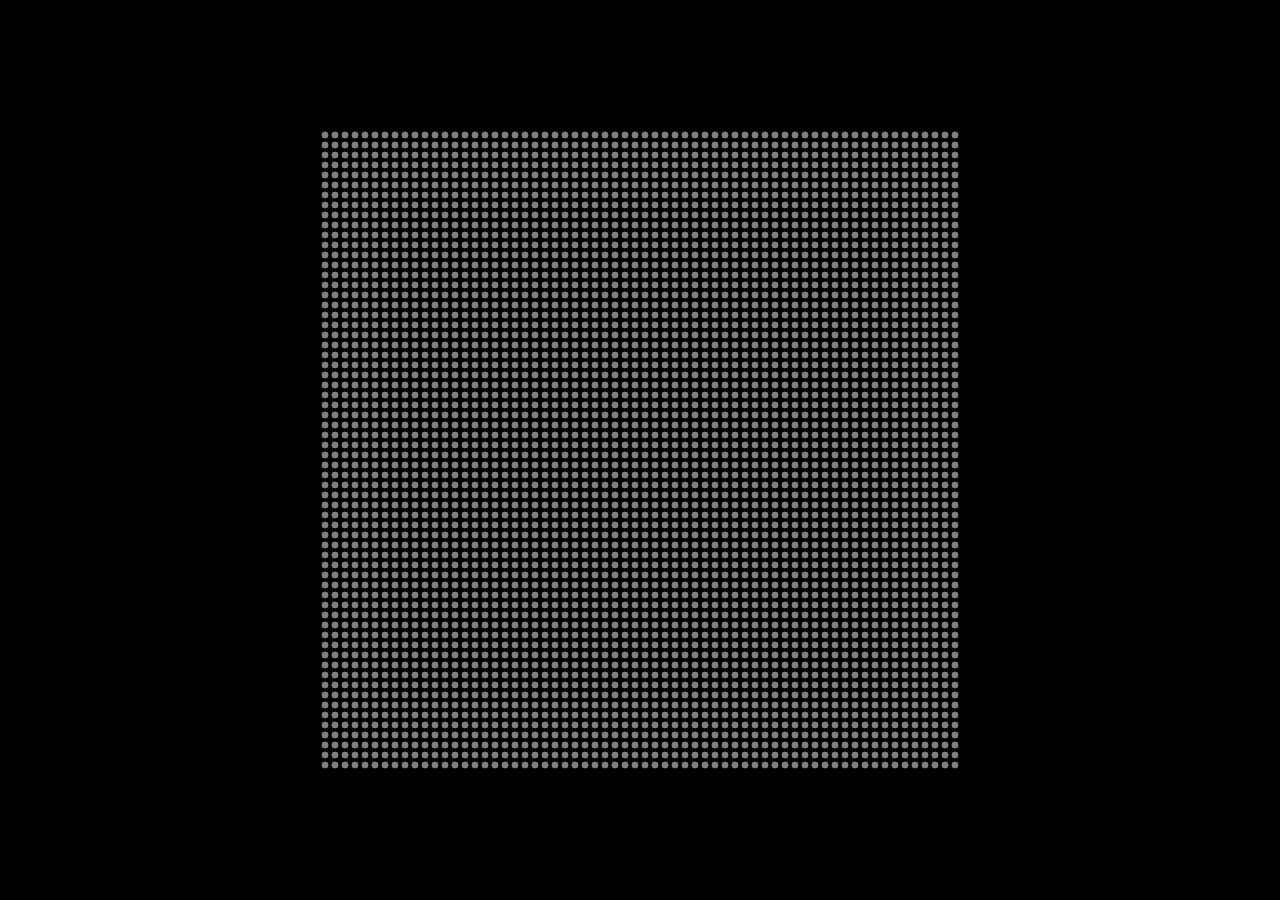
<file: 4096/index.html>
<!DOCTYPE html>
<html>
<head>
    <title>4096 LED Matrix</title>
    <style>
        body {
            display: flex;
            justify-content: center;
            align-items: center;
            height: 100vh;
            margin: 0;
            background-color: black;
        }
    </style>
</head>
<body>
<svg width="640" height="640" xmlns="http://www.w3.org/2000/svg">
    <defs>
        <pattern id="pattern_led_on" x="0" y="0" width="10" height="10" patternUnits="userSpaceOnUse">
            <circle cx="5" cy="5" r="4" fill="red" stroke="black"/>
        </pattern>
        <pattern id="pattern_led_off" x="0" y="0" width="10" height="10" patternUnits="userSpaceOnUse">
            <circle cx="5" cy="5" r="4" fill="gray" stroke="black"/>
        </pattern>
    </defs>

    <rect id="led_off" width="640" height="640" x="0" y="0" fill="url(#pattern_led_off)" />
    <rect id="led_full_rows" width="640" height="0" x="0" y="0" fill="url(#pattern_led_on)" />
    <rect id="led_partial_row" width="0" height="10" x="0" y="0" fill="url(#pattern_led_on)" />
</svg>
<script>
    var start_string = /d=\d{4}-\d{2}-\d{2}/.exec(window.location.search)[0].slice(2);
    const start_date = new Date(start_string);
    if (!isNaN(start_date.getTime())) {
        const curr_date = new Date();
        const diff_weeks = Math.floor((curr_date - start_date) / (1000 * 60 * 60 * 24 * 7));
        led_full_rows.setAttribute('height', Math.floor(diff_weeks / 64) * 10);
        led_partial_row.setAttribute('y', Math.floor(diff_weeks / 64) * 10);
        led_partial_row.setAttribute('width', (diff_weeks - Math.floor(diff_weeks / 64) * 64) * 10);
    }
</script>
</body>
</html>
</file>
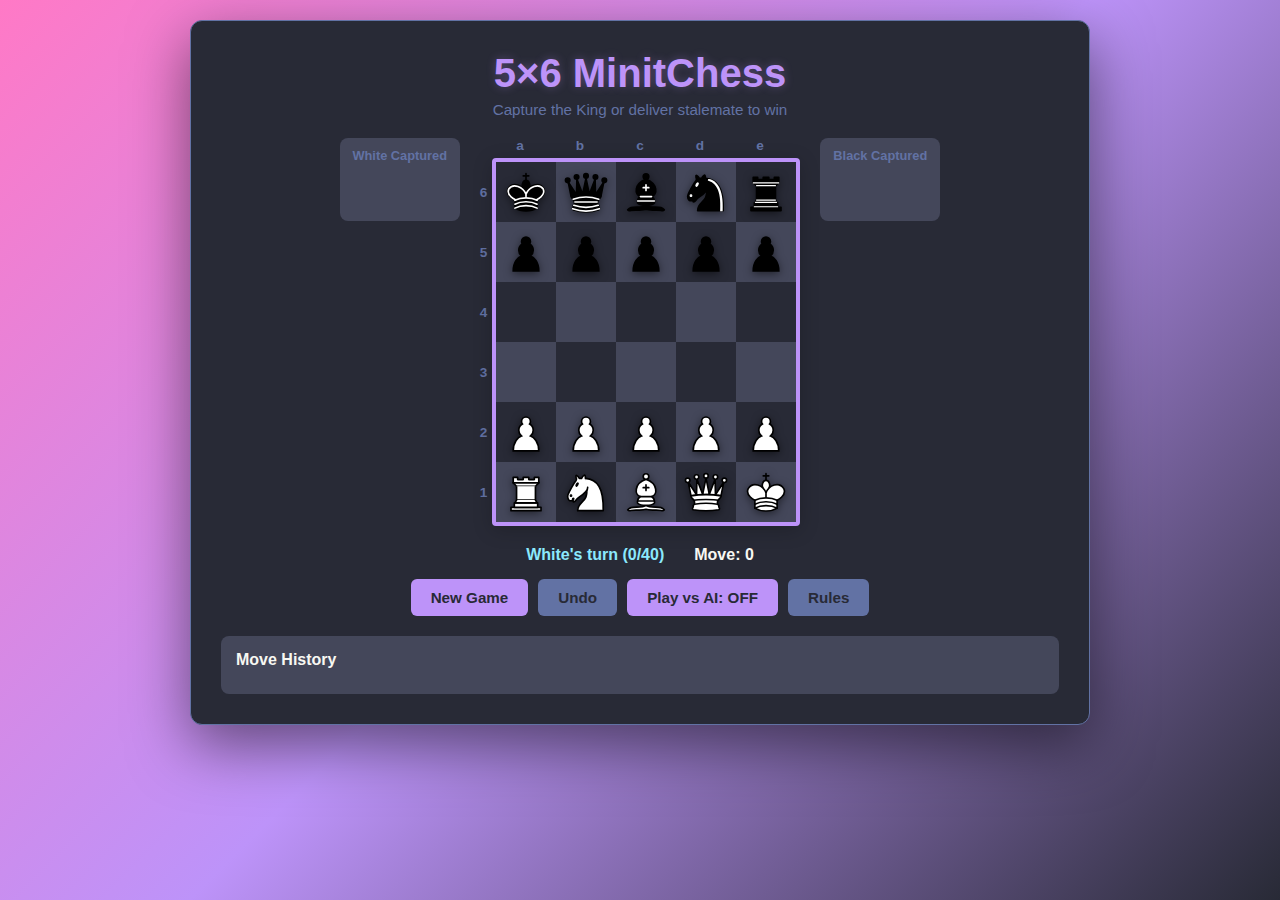
<file: chess5x6/index.html>
<!DOCTYPE html>
<html lang="en">
<head>
    <meta charset="UTF-8">
    <meta name="viewport" content="width=device-width, initial-scale=1.0">
    <title>5×6 MinitChess</title>
    <link rel="stylesheet" href="css/styles.css">
</head>
<body>
    <div class="game-container">
        <header>
            <h1>5×6 MinitChess</h1>
            <p class="subtitle">Capture the King or deliver stalemate to win</p>
        </header>

        <div class="game-layout">
            <div class="side-panel left">
                <div class="captured-pieces" id="captured-white">
                    <h3>White Captured</h3>
                    <div class="pieces-list"></div>
                </div>
            </div>

            <div class="board-container">
                <div class="board-coordinates files">
                    <span>a</span><span>b</span><span>c</span><span>d</span><span>e</span>
                </div>
                <div class="board-wrapper">
                    <div class="board-coordinates ranks">
                        <span>6</span><span>5</span><span>4</span><span>3</span><span>2</span><span>1</span>
                    </div>
                    <div id="board" class="board"></div>
                </div>
            </div>

            <div class="side-panel right">
                <div class="captured-pieces" id="captured-black">
                    <h3>Black Captured</h3>
                    <div class="pieces-list"></div>
                </div>
            </div>
        </div>

        <div class="controls">
            <div class="status-bar">
                <span id="current-player">White's turn</span>
                <span id="move-count">Move: 0</span>
            </div>
            <div class="buttons">
                <button id="btn-new-game" class="btn">New Game</button>
                <button id="btn-undo" class="btn" disabled>Undo</button>
                <button id="btn-ai-toggle" class="btn">Play vs AI: OFF</button>
                <button id="btn-rules" class="btn btn-secondary">Rules</button>
            </div>
        </div>

        <div class="move-history">
            <h3>Move History</h3>
            <div id="move-list" class="move-list"></div>
        </div>
    </div>

    <!-- Game Over Modal -->
    <div id="game-over-modal" class="modal hidden">
        <div class="modal-content">
            <h2 id="game-result">Game Over</h2>
            <p id="game-result-detail"></p>
            <button id="btn-play-again" class="btn btn-primary">Play Again</button>
        </div>
    </div>

    <!-- Pawn Promotion Modal -->
    <div id="promotion-modal" class="modal hidden">
        <div class="modal-content">
            <h2>Promote Pawn</h2>
            <p>Choose a piece:</p>
            <div id="promotion-options" class="promotion-options"></div>
        </div>
    </div>

    <!-- Color Selection Modal -->
    <div id="color-select-modal" class="modal hidden">
        <div class="modal-content">
            <h2>Play vs AI</h2>
            <p>Choose your color:</p>
            <div class="color-options">
                <button id="btn-play-white" class="btn btn-color">
                    <span class="color-piece">♔</span>
                    <span>Play as White</span>
                </button>
                <button id="btn-play-black" class="btn btn-color">
                    <span class="color-piece">♚</span>
                    <span>Play as Black</span>
                </button>
            </div>
            <button id="btn-cancel-ai" class="btn btn-secondary">Cancel</button>
        </div>
    </div>

    <!-- Rules Modal -->
    <div id="rules-modal" class="modal hidden">
        <div class="modal-content rules-content">
            <h2>MinitChess Rules</h2>
            <div class="rules-section">
                <h3>Board</h3>
                <p>5×6 board (5 files a-e, 6 ranks 1-6)</p>
                <h3>Starting Position</h3>
                <div class="rules-position">
                    <pre>  a b c d e
6 k q b n r  (Black)
5 p p p p p
4 . . . . .
3 . . . . .
2 P P P P P
1 R N B Q K  (White)</pre>
                </div>
                
                <h3>Pieces</h3>
                <ul>
                    <li><strong>King (K/k)</strong>: 1 square any direction</li>
                    <li><strong>Queen (Q/q)</strong>: Rook + Bishop combined</li>
                    <li><strong>Rook (R/r)</strong>: Any distance orthogonal</li>
                    <li><strong>Knight (N/n)</strong>: L-shape, can jump</li>
                    <li><strong>Bishop (B/b)</strong>: Diagonal + 1 square orthogonal</li>
                    <li><strong>Pawn (P/p)</strong>: Forward 1-2, capture diagonal</li>
                </ul>
                
                <h3>Win Conditions</h3>
                <ul>
                    <li><strong>Capture the King</strong> → Win!</li>
                    <li><strong>Stalemate opponent</strong> → Win! (not draw)</li>
                </ul>
                
                <h3>Special Rules</h3>
                <ul>
                    <li>No check/checkmate - King can be captured</li>
                    <li>Bishop can move 1 square orthogonal (MinitChess special)</li>
                    <li>40-move automatic draw</li>
                    <li>Pawn promotes to Rook, Knight, or Bishop</li>
                    <li>No castling, no en passant</li>
                </ul>
            </div>
            <button id="btn-close-rules" class="btn btn-primary">Close</button>
        </div>
    </div>

    <script src="js/pieces.js"></script>
    <script src="js/board.js"></script>
    <script src="js/movement.js"></script>
    <script src="js/ai.js"></script>
    <script src="js/game.js"></script>
    <script src="js/ui.js"></script>
</body>
</html>
</file>
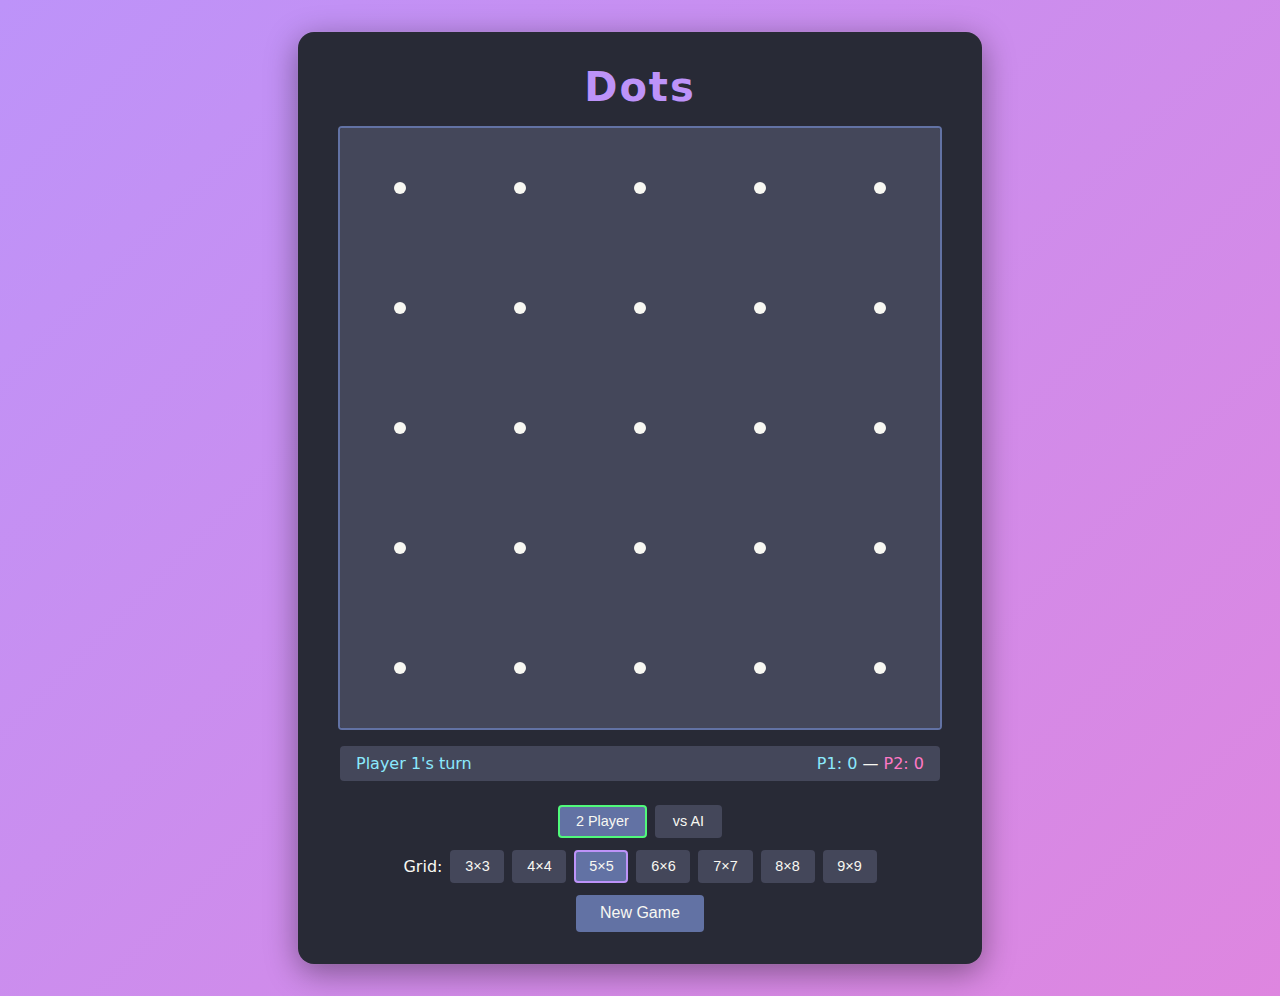
<file: dots/index.html>
<!DOCTYPE html>
<html lang="en">
<head>
  <meta charset="UTF-8">
  <meta name="viewport" content="width=device-width, initial-scale=1.0">
  <title>Dots</title>
  <link rel="stylesheet" href="style.css">
</head>
<body>
  <div id="container">
    <header>
      <h1>Dots</h1>
    </header>

    <main>
      <canvas id="gameCanvas"></canvas>

      <div id="status-bar">
        <span id="turn-indicator">Player 1's turn</span>
        <span id="scores">P1: 0 — P2: 0</span>
      </div>
    </main>

    <footer>
      <div id="mode-selector">
        <button class="mode-btn active" data-mode="2p">2 Player</button>
        <button class="mode-btn" data-mode="ai">vs AI</button>
      </div>
      <div id="grid-size-selector">
        <span>Grid:</span>
        <button class="size-btn" data-size="3">3×3</button>
        <button class="size-btn" data-size="4">4×4</button>
        <button class="size-btn active" data-size="5">5×5</button>
        <button class="size-btn" data-size="6">6×6</button>
        <button class="size-btn" data-size="7">7×7</button>
        <button class="size-btn" data-size="8">8×8</button>
        <button class="size-btn" data-size="9">9×9</button>
      </div>
      <button id="new-game">New Game</button>
    </footer>
  </div>

  <script src="game.js"></script>
</body>
</html>
</file>
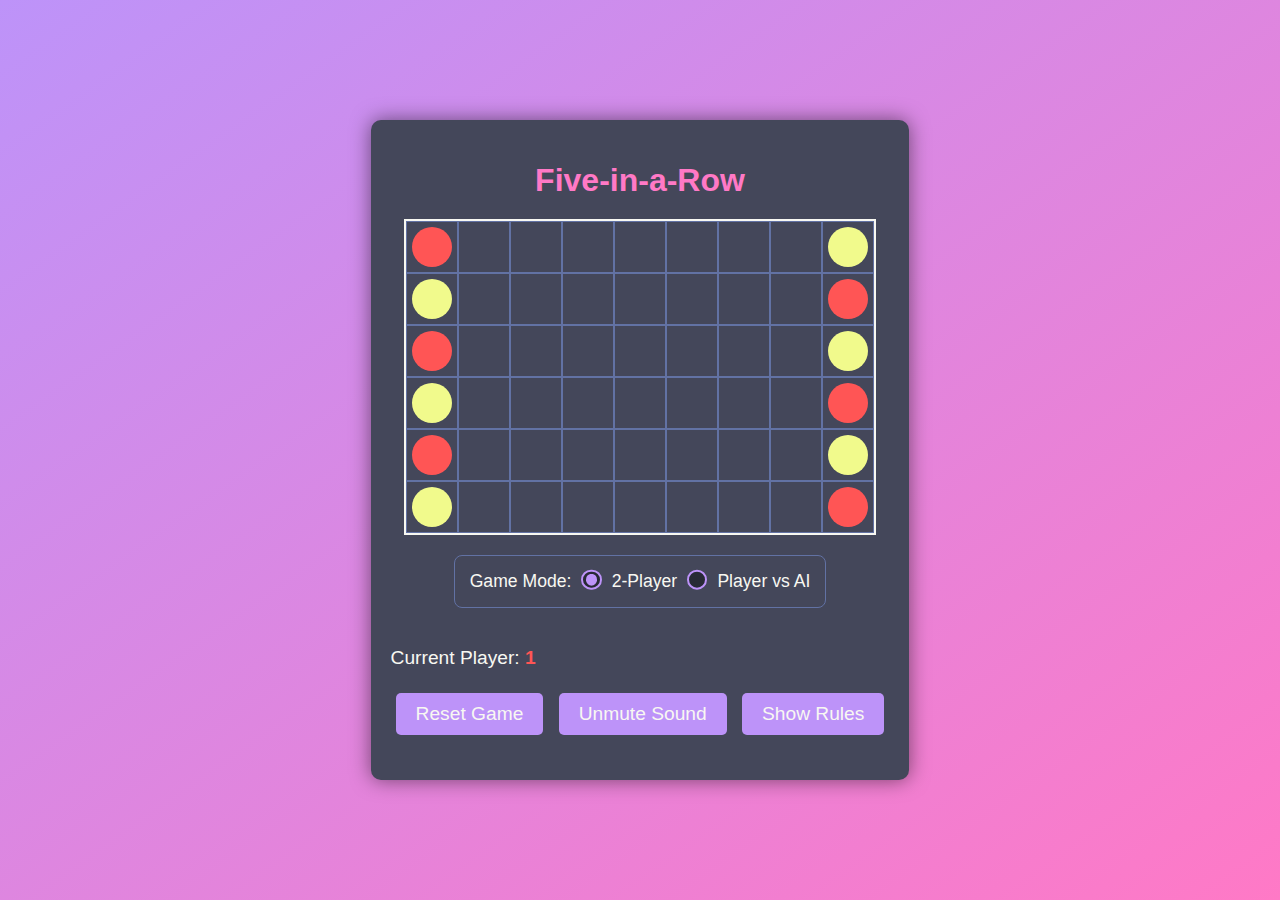
<file: fiveinarow/index.html>
<!DOCTYPE html>
<html lang="en">
<head>
    <meta charset="UTF-8">
    <meta name="viewport" content="width=device-width, initial-scale=1.0">
    <title>Five-in-a-Row</title>
    <link rel="icon" type="image/svg+xml" href="favicon.svg">
    <link rel="stylesheet" href="css/style.css">
</head>
<body>
    <div id="game-container">
        <h1>Five-in-a-Row</h1>
        <div id="game-board"></div>

        <div id="game-options">
            <div class="option-group">
                <label>Game Mode:</label>
                <input type="radio" id="mode-2player" name="game-mode" value="2player" checked>
                <label for="mode-2player">2-Player</label>
                <input type="radio" id="mode-ai" name="game-mode" value="ai">
                <label for="mode-ai">Player vs AI</label>
            </div>
            <div class="option-group" id="first-turn-options" style="display: none;">
                <label>First Turn:</label>
                <input type="radio" id="turn-player" name="first-turn" value="player" checked>
                <label for="turn-player">Player</label>
                <input type="radio" id="turn-ai" name="first-turn" value="ai">
                <label for="turn-ai">AI</label>
            </div>
        </div>

        <div id="game-info">
            <p>Current Player: <span id="current-player">1</span></p>
            <div id="game-status"></div>
            <button id="reset-button">Reset Game</button>
            <button id="mute-button">Unmute Sound</button>
            <button id="show-rules-button">Show Rules</button>
        </div>
    </div>

    <div id="instructions-modal" class="modal">
        <div class="modal-content">
            <span class="close-button">&times;</span>
            <h2>How to Play Five-in-a-Row</h2>
            <p><strong>Objective:</strong> Be the first player to get five of your pieces in a row (horizontally, vertically, or diagonally).</p>
            <p><strong>The Board:</strong></p>
            <ul>
                <li>The game is played on a 6-high, 9-wide grid.</li>
                <li>The two outermost columns (column 0 and column 8) are pre-filled with alternating player pieces. These pieces cannot be moved.</li>
            </ul>
            <p><strong>Gameplay:</strong></p>
            <ul>
                <li>Players take turns dropping their colored pieces into one of the *seven* playable columns (columns 1 through 7).</li>
                <li>Pieces fall to the lowest available space in the chosen column.</li>
                <li>The current player is indicated above the board.</li>
            </ul>
            <p><strong>Winning:</strong></p>
            <ul>
                <li>The game ends when a player achieves five pieces in a continuous line.</li>
                <li>If the board fills up and no player has achieved five in a row, the game is a tie.</li>
            </ul>
            <button id="close-instructions">Got It!</button>
        </div>
    </div>
    <script type="module" src="js/script.js"></script>

    <div id="win-modal" class="modal">
        <div class="modal-content">
            <h2>Game Over!</h2>
            <p><span id="win-message"></span></p>
            <button id="play-again-button">Play Again!</button>
        </div>
    </div>
</body>
</html>
</file>
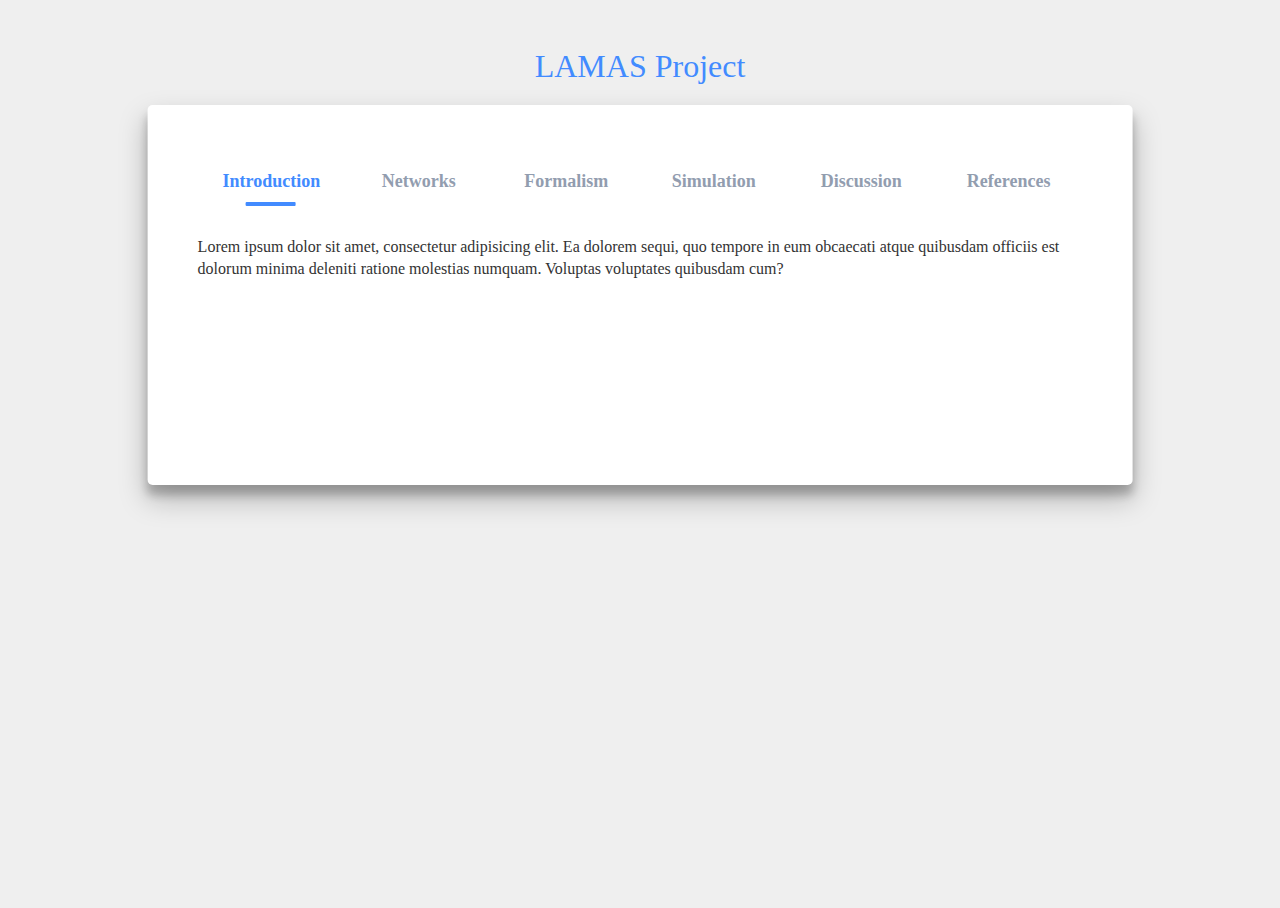
<file: lamas/index.html>
<!doctype html>

<html lang="en">

<head>
    <meta charset="utf-8">
    <meta name="viewport" content="width=device-width, initial-scale=1">

    <title>LAMAS Project</title>
    <meta name="description" content="LAMAS Project">
    <meta name="author" content="">

    <link rel="icon" href="/favicon.ico">
    <link rel="icon" href="/favicon.svg" type="image/svg+xml">
    <link rel="apple-touch-icon" href="/apple-touch-icon.png">

    <link rel="stylesheet" href="css/styles.css">

</head>

<body>
    <h1>LAMAS Project</h1>
    <div class="tabs">

        <input type="radio" id="tab1" name="tab-control" checked>
        <input type="radio" id="tab2" name="tab-control">
        <input type="radio" id="tab3" name="tab-control">
        <input type="radio" id="tab4" name="tab-control">
        <input type="radio" id="tab5" name="tab-control">
        <input type="radio" id="tab6" name="tab-control">
        <ul>
            <li title="Introduction"><label for="tab1" role="button"><span>Introduction</span></label></li>
            <li title="Networks"><label for="tab2" role="button"><span>Networks</span></label></li>
            <li title="Formalism"><label for="tab3" role="button"><span>Formalism</span></label></li>
            <li title="Simulation"><label for="tab4" role="button"><span>Simulation</span></label></li>
            <li title="Discussion"><label for="tab5" role="button"><span>Discussion</span></label></li>
            <li title="References"><label for="tab6" role="button"><span>References</span></label></li>
        </ul>

        <div class="slider">
            <div class="indicator"></div>
        </div>
        <div class="content">
            <section>
                <h2>Introduction</h2>Lorem ipsum dolor sit amet, consectetur adipisicing elit. Ea dolorem sequi, quo
                tempore
                in eum obcaecati atque quibusdam officiis est dolorum minima deleniti ratione molestias numquam.
                Voluptas voluptates quibusdam cum?
            </section>
            <section>
                <h2>Networks</h2>
                Lorem ipsum dolor sit amet, consectetur adipisicing elit. Autem quas adipisci a accusantium eius ut
                voluptatibus ad impedit nulla, ipsa qui. Quasi temporibus eos commodi aliquid impedit amet, similique
                nulla.
            </section>
            <section>
                <h2>Formalism</h2>
                Lorem ipsum dolor sit amet, consectetur adipisicing elit. Quam nemo ducimus eius, magnam error quisquam
                sunt voluptate labore, excepturi numquam! Alias libero optio sed harum debitis! Veniam, quia in eum.
            </section>
            <section>
                <h2>Simulation</h2>
                Lorem ipsum dolor sit amet, consectetur adipisicing elit. Ipsa dicta vero rerum? Eaque repudiandae
                architecto libero reprehenderit aliquam magnam ratione quidem? Nobis doloribus molestiae enim deserunt
                necessitatibus eaque quidem incidunt.
            </section>
            <section>
                <h2>Discussion</h2>
                Lorem ipsum dolor sit amet, consectetur adipisicing elit. Ipsa dicta vero rerum? Eaque repudiandae
                architecto libero reprehenderit aliquam magnam ratione quidem? Nobis doloribus molestiae enim deserunt
                necessitatibus eaque quidem incidunt.
            </section>
            <section>
                <h2>References</h2>
                Lorem ipsum dolor sit amet, consectetur adipisicing elit. Ipsa dicta vero rerum? Eaque repudiandae
                architecto libero reprehenderit aliquam magnam ratione quidem? Nobis doloribus molestiae enim deserunt
                necessitatibus eaque quidem incidunt.
            </section>
        </div>
    </div>



    <!--script src="js/scripts.js"></script-->
</body>

</html>
</file>
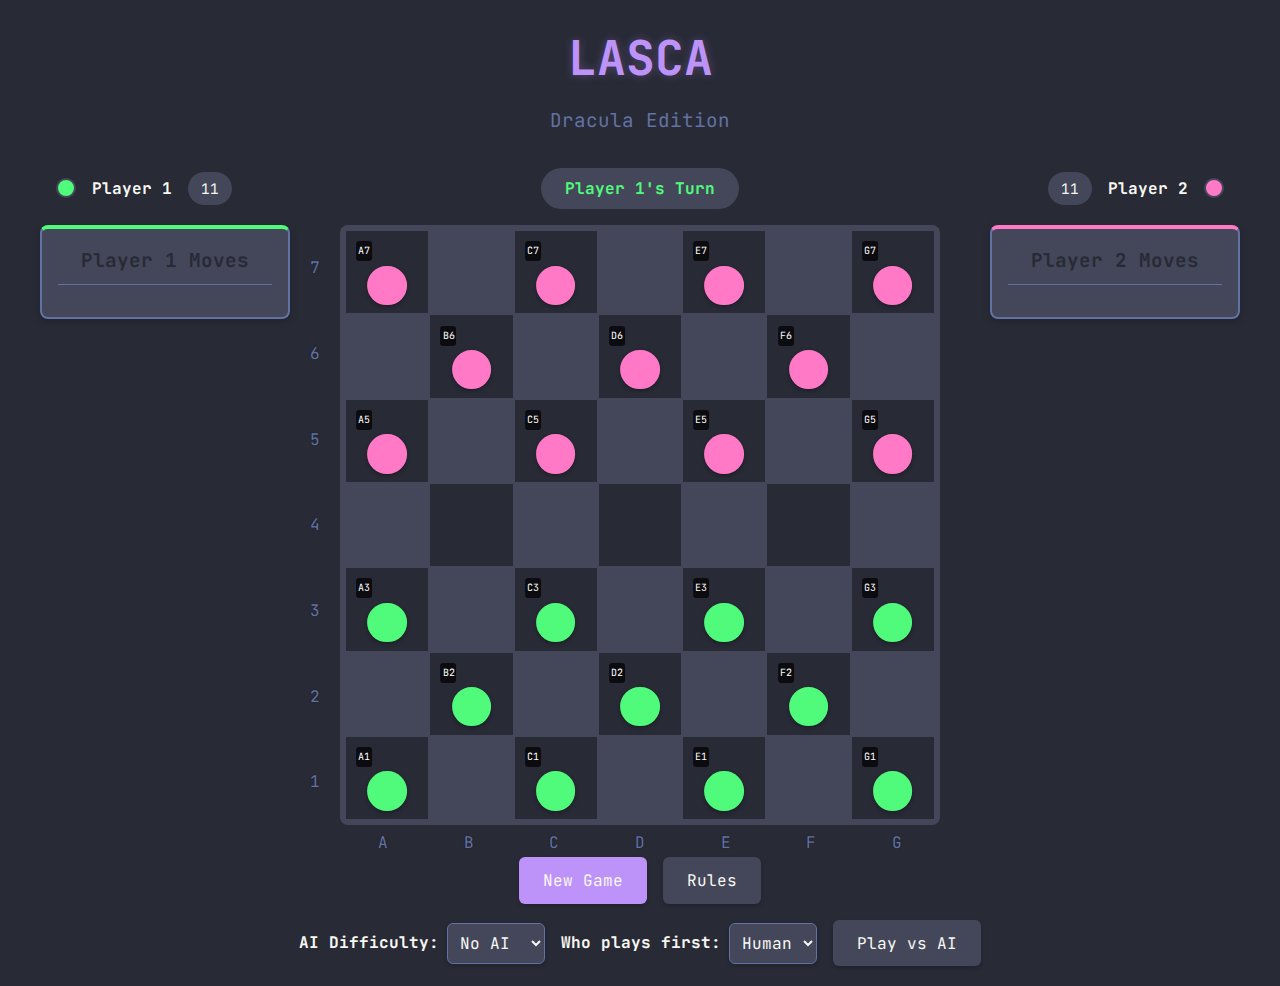
<file: lasca/index.html>
<!DOCTYPE html>
<html lang="en">
<head>
    <meta charset="UTF-8">
    <meta name="viewport" content="width=device-width, initial-scale=1.0">
    <title>Lasca - Dracula Edition</title>
    <link rel="stylesheet" href="styles.css">
    <link rel="stylesheet" href="https://fonts.googleapis.com/css2?family=JetBrains+Mono:wght@400;700&display=swap">
</head>
<body>
    <div class="game-container">
        <header>
            <h1>LASCA</h1>
            <p class="subtitle">Dracula Edition</p>
        </header>
        
        <div class="game-info">
            <div class="player-info">
                <span class="player-indicator player-1"></span>
                <span class="player-name">Player 1</span>
                <span class="piece-count" id="player1-count">11</span>
            </div>
            <div class="game-status" id="game-status">Player 1's Turn</div>
            <div class="player-info">
                <span class="piece-count" id="player2-count">11</span>
                <span class="player-name">Player 2</span>
                <span class="player-indicator player-2"></span>
            </div>
        </div>
        
        <div class="game-layout">
            <div class="move-history player-1-history" id="player1-history">
                <h3>Player 1 Moves</h3>
                <div class="history-content" id="player1-moves"></div>
            </div>
            
            <div class="board-container">
                <div class="board" id="board"></div>
            </div>
            
            <div class="move-history player-2-history" id="player2-history">
                <h3>Player 2 Moves</h3>
                <div class="history-content" id="player2-moves"></div>
            </div>
        </div>
        
        <div class="controls">
            <button class="btn" id="new-game-btn">New Game</button>
            <button class="btn" id="rules-btn">Rules</button>
        </div>
        
        <div class="ai-controls" id="ai-controls">
            <div class="ai-option">
                <label for="ai-difficulty">AI Difficulty:</label>
                <select id="ai-difficulty" class="btn">
                    <option value="none">No AI</option>
                    <option value="easy">Easy</option>
                    <option value="medium">Medium</option>
                    <option value="hard">Hard</option>
                </select>
            </div>
            <div class="ai-option">
                <label for="first-player">Who plays first:</label>
                <select id="first-player" class="btn">
                    <option value="human">Human</option>
                    <option value="ai">AI</option>
                </select>
            </div>
            <button class="btn" id="ai-toggle-btn">Play vs AI</button>
        </div>
    </div>
    
    <div class="modal" id="rules-modal">
        <div class="modal-content">
            <span class="close-btn" id="close-rules">&times;</span>
            <h2>Lasca Rules</h2>
            <div class="rules-content">
                <h3>Objective</h3>
                <p>Capture all of your opponent's pieces or block them completely.</p>
                
                <h3>Setup</h3>
                <p>7×7 board with 11 pieces per player arranged in a 4-3-4 pattern on the first three rows, only on dark squares.</p>
                
                <h3>Movement</h3>
                <ul>
                    <li>Pieces move diagonally forward one square to an empty space</li>
                    <li>Kings can move diagonally in any direction</li>
                    <li>Captures are mandatory when possible</li>
                </ul>
                
                <h3>Captures (Column Formation)</h3>
                <ul>
                    <li>Jump over adjacent opponent pieces to capture them</li>
                    <li>Captured pieces are placed UNDER the capturing piece, forming a column</li>
                    <li>Columns show their height with a number indicator</li>
                    <li>Multiple captures in one turn are allowed and mandatory</li>
                </ul>
                
                <h3>Column Rules</h3>
                <ul>
                    <li>A column is controlled by the player whose piece is on top</li>
                    <li>Columns move with the capabilities of their top piece</li>
                    <li>If a column is captured, only the top piece is removed and placed under the capturing column</li>
                    <li>Any remaining pieces stay in their original position as a shorter column</li>
                    <li>The capturing column gains height with the captured piece at the bottom</li>
                </ul>
=======
                
                <h3>King Promotion</h3>
                <p>When a piece reaches the opponent's back row, it becomes a king and can move diagonally in any direction.</p>
                
                <h3>Winning</h3>
                <p>Capture all opponent's pieces or block them so they cannot move.</p>
                
                <h3>Winning</h3>
                <p>Capture all opponent's pieces or block them so they cannot move.</p>
            </div>
        </div>
    </div>
    
    <script src="script.js"></script>
</body>
</html>
</file>
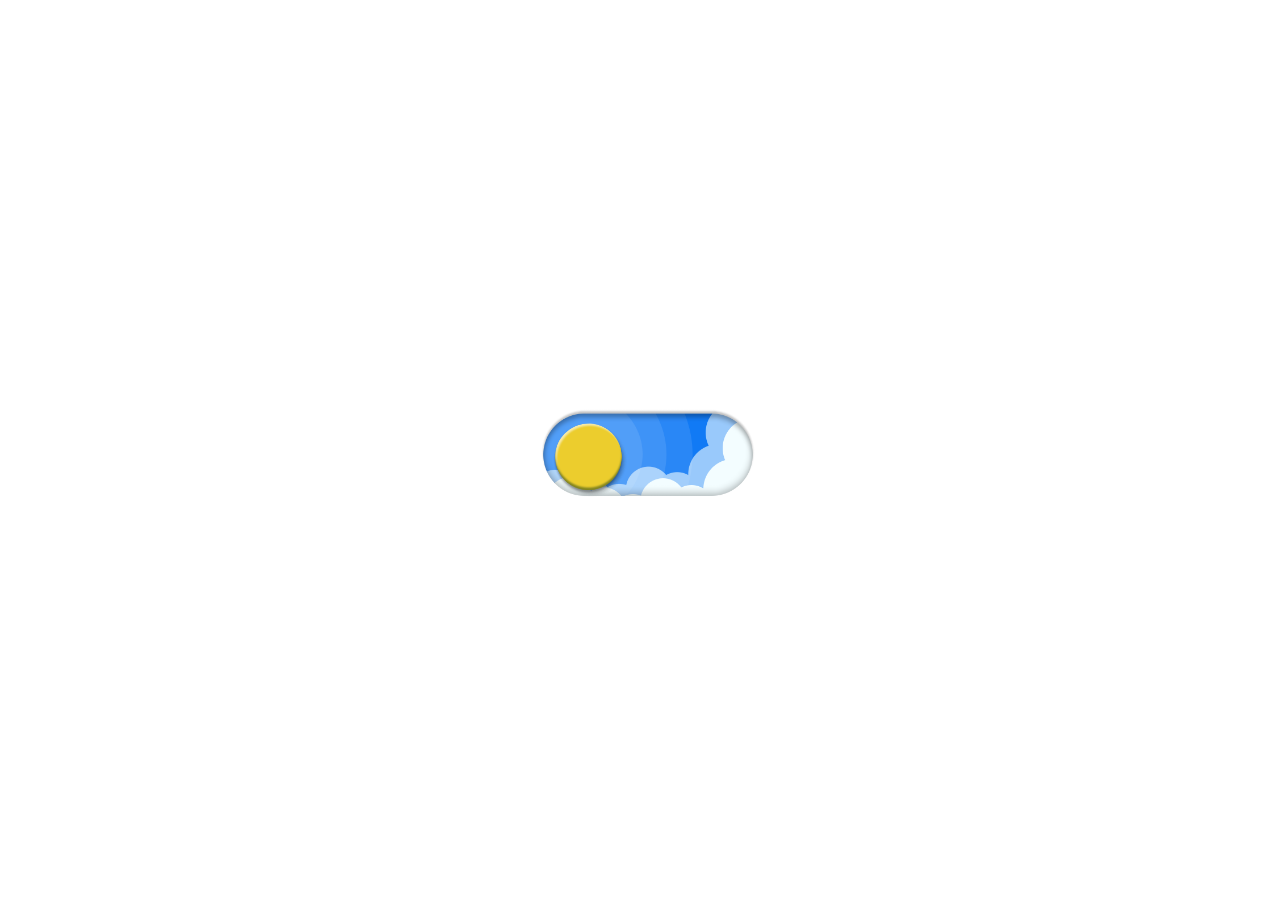
<file: p/light-dark-mode-toggle/index.html>
<!DOCTYPE html>
<html lang="en">
<head>
    <meta charset="UTF-8">
    <meta http-equiv="X-UA-Compatible" content="IE=edge" />
    <meta name="viewport" content="width=device-width, initial-scale=1.0">
    <title>Light/Dark Toggle</title>
    <link rel="stylesheet" href="style.css">
</head>
<body>
    <div class="container">
        <input type="checkbox" id="mode-toggle" class="mode-toggle">
        <div class="container">
            <div class="background light"></div>
            <div class="background dark"></div>
            <label for="mode-toggle" class="ball"></label>
        </div>
    </div>
</html>
</file>
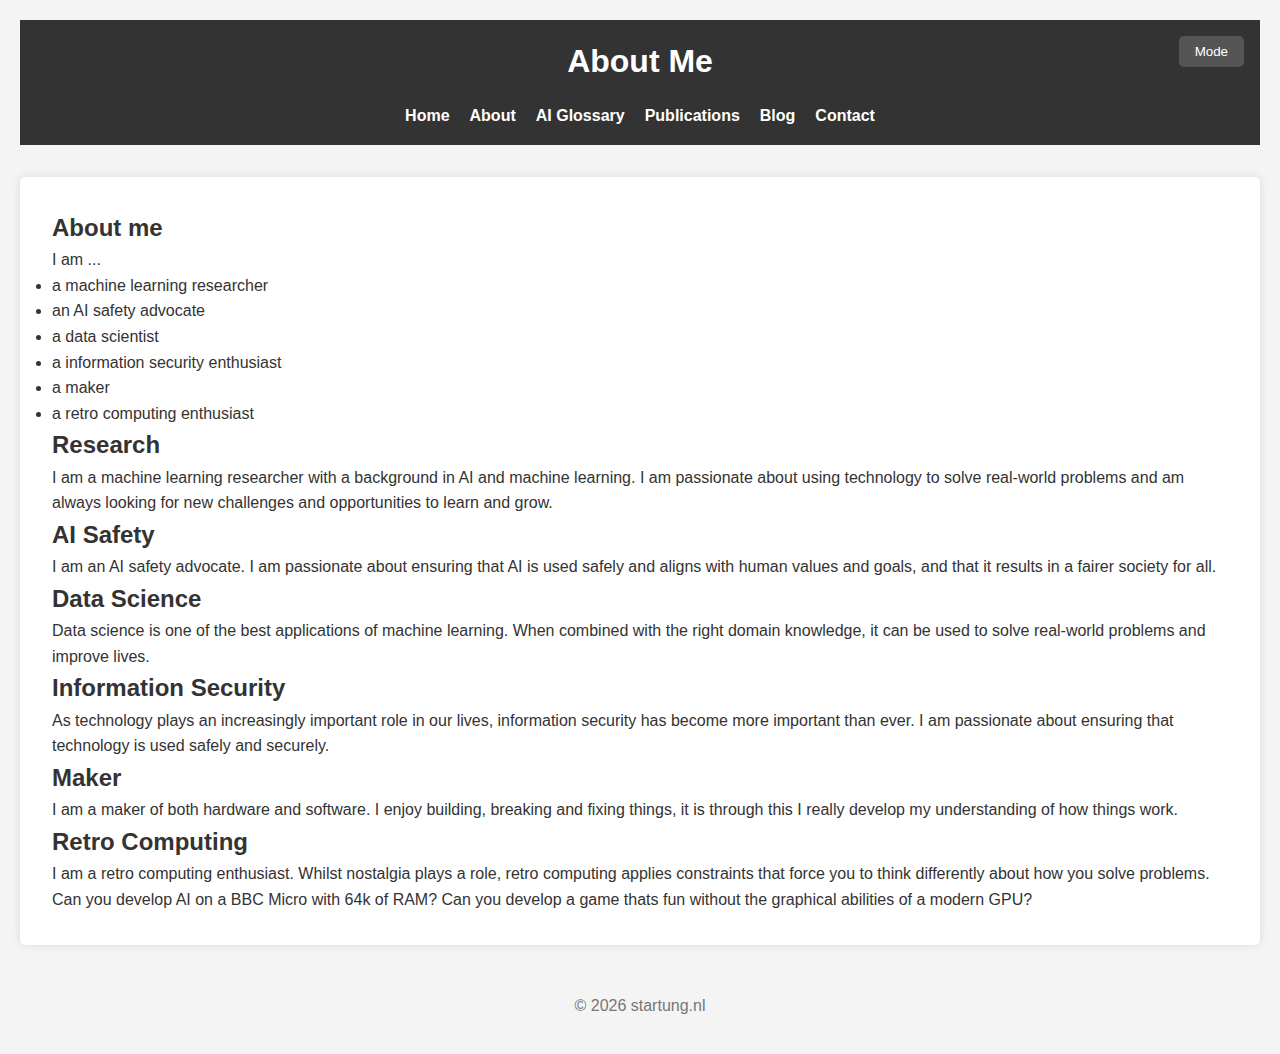
<file: about.html>
<!DOCTYPE html>
<html lang="en">

<head>
    <meta charset="UTF-8">
    <meta name="viewport" content="width=device-width, initial-scale=1.0">
    <title>About - startung.nl</title>
    <link rel="stylesheet" href="css/style.css">
</head>

<body>
    <header>
        <h1>About Me</h1><button id="theme-toggle">Mode</button>
        <nav>
            <ul>
                <li><a href="index.html">Home</a></li>
                <li><a href="about.html">About</a></li>
                <li><a href="ai_glossary.html">AI Glossary</a></li>
                <li><a href="publications.html">Publications</a></li>
                <li><a href="blog.html">Blog</a></li>
                <li><a href="contact.html">Contact</a></li>
            </ul>
        </nav>
    </header>

    <main>
        <h2>About me</h2>
        <section id="introduction">
            <p>I am ...</p>
            <ul>
                <li>a machine learning researcher</li>
                <li>an AI safety advocate</li>
                <li>a data scientist</li>
                <li>a information security enthusiast</li>
                <li>a maker</li>
                <li>a retro computing enthusiast</li>
            </ul>
        </section>

        <section id="research">
            <h2>Research</h2>
            <p>I am a machine learning researcher with a background in AI and machine learning. I am passionate about
                using technology to solve real-world problems and am always looking for new challenges and opportunities
                to learn and grow.</p>
        </section>

        <section id="ai-safety">
            <h2>AI Safety</h2>
            <p>I am an AI safety advocate. I am passionate about ensuring that AI is used safely and aligns with human
                values and goals, and that it results in a fairer society for all.</p>
        </section>

        <section id="data-science">
            <h2>Data Science</h2>
            <p>Data science is one of the best applications of machine learning. When combined with the right domain
                knowledge, it can be used to solve real-world problems and improve lives.</p>
        </section>

        <section id="information-security">
            <h2>Information Security</h2>
            <p>As technology plays an increasingly important role in our lives, information security has become more
                important than ever. I am passionate about ensuring that technology is used safely and securely.</p>
        </section>

        <section id="maker">
            <h2>Maker</h2>
            <p>I am a maker of both hardware and software. I enjoy building, breaking and fixing things, it is through
                this
                I really develop my understanding of how things work.</p>
        </section>

        <section id="retro-computing">
            <h2>Retro Computing</h2>
            <p>I am a retro computing enthusiast. Whilst nostalgia plays a role, retro computing applies constraints
                that force you to think differently about how you solve problems. Can you develop AI on a BBC Micro with
                64k of RAM? Can you develop a game thats fun without the graphical abilities of a modern GPU?</p>
        </section>
    </main>

    <footer>
        <p>&copy; 2026 startung.nl</p>
    </footer>

    <script src="js/script.js"></script>
</body>

</html>
</file>
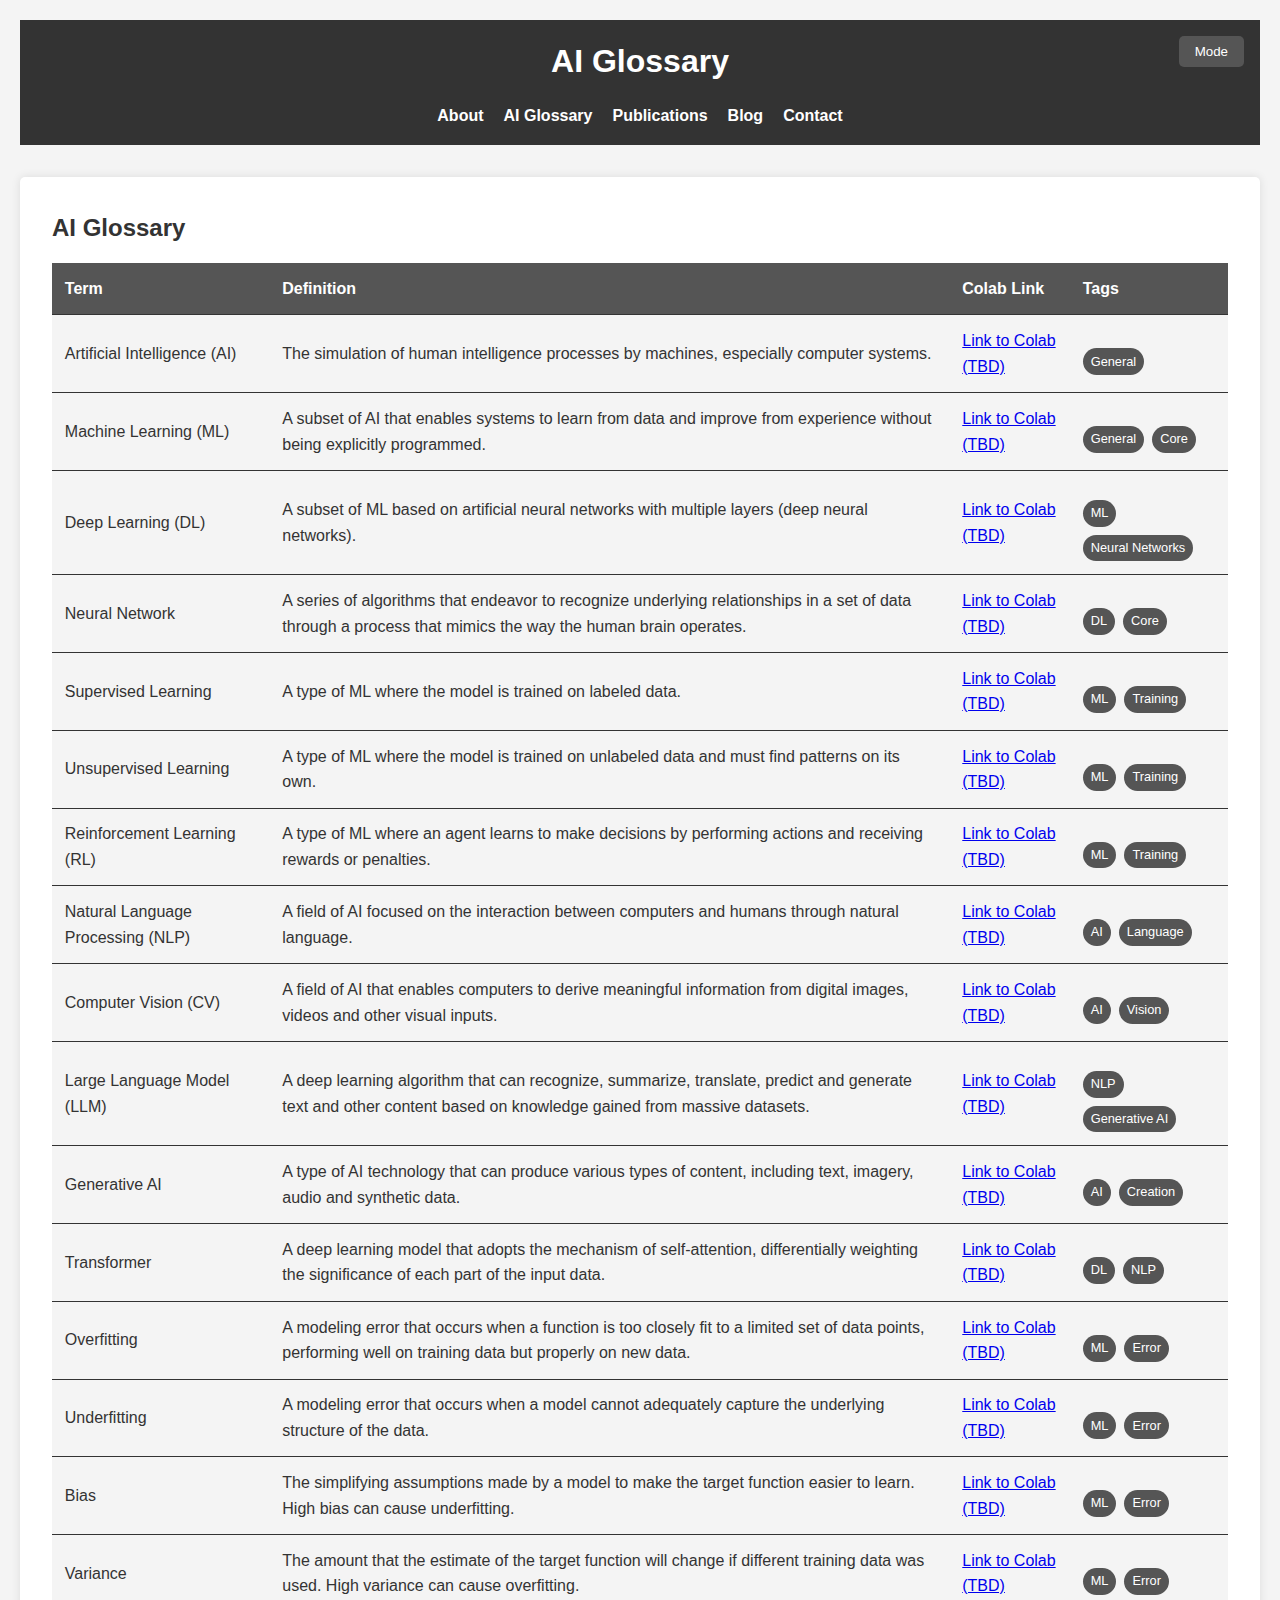
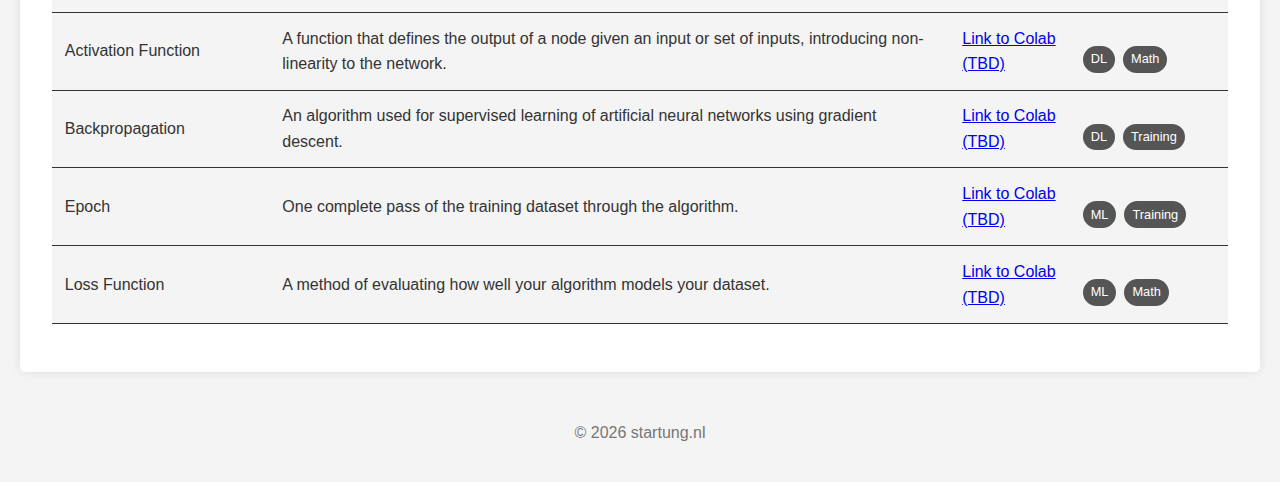
<file: ai_glossary.html>
<!DOCTYPE html>
<html lang="en">

<head>
    <meta charset="UTF-8">
    <meta name="viewport" content="width=device-width, initial-scale=1.0">
    <title>AI Glossary - startung.nl</title>
    <link rel="stylesheet" href="css/style.css">
</head>

<body>
    <header>
        <h1>AI Glossary</h1><button id="theme-toggle">Mode</button>
        <nav>
            <ul>
                <li><a href="index.html">About</a></li>
                <li><a href="ai_glossary.html" class="active">AI Glossary</a></li>
                <li><a href="publications.html">Publications</a></li>
                <li><a href="blog.html">Blog</a></li>
                <li><a href="contact.html">Contact</a></li>
            </ul>
        </nav>
    </header>

    <main>
        <h2>AI Glossary</h2>
        <div class="table-container">
            <table>
                <thead>
                    <tr>
                        <th>Term</th>
                        <th>Definition</th>
                        <th>Colab Link</th>
                        <th>Tags</th>
                    </tr>
                </thead>
                <tbody>
                    <tr>
                        <td>Artificial Intelligence (AI)</td>
                        <td>The simulation of human intelligence processes by machines, especially computer systems.
                        </td>
                        <td><a href="#">Link to Colab (TBD)</a></td>
                        <td>
                            <div class="tags"><span class="tag">General</span></div>
                        </td>
                    </tr>
                    <tr>
                        <td>Machine Learning (ML)</td>
                        <td>A subset of AI that enables systems to learn from data and improve from experience without
                            being explicitly programmed.</td>
                        <td><a href="#">Link to Colab (TBD)</a></td>
                        <td>
                            <div class="tags"><span class="tag">General</span><span class="tag">Core</span></div>
                        </td>
                    </tr>
                    <tr>
                        <td>Deep Learning (DL)</td>
                        <td>A subset of ML based on artificial neural networks with multiple layers (deep neural
                            networks).</td>
                        <td><a href="#">Link to Colab (TBD)</a></td>
                        <td>
                            <div class="tags"><span class="tag">ML</span><span class="tag">Neural Networks</span></div>
                        </td>
                    </tr>
                    <tr>
                        <td>Neural Network</td>
                        <td>A series of algorithms that endeavor to recognize underlying relationships in a set of data
                            through a process that mimics the way the human brain operates.</td>
                        <td><a href="#">Link to Colab (TBD)</a></td>
                        <td>
                            <div class="tags"><span class="tag">DL</span><span class="tag">Core</span></div>
                        </td>
                    </tr>
                    <tr>
                        <td>Supervised Learning</td>
                        <td>A type of ML where the model is trained on labeled data.</td>
                        <td><a href="#">Link to Colab (TBD)</a></td>
                        <td>
                            <div class="tags"><span class="tag">ML</span><span class="tag">Training</span></div>
                        </td>
                    </tr>
                    <tr>
                        <td>Unsupervised Learning</td>
                        <td>A type of ML where the model is trained on unlabeled data and must find patterns on its own.
                        </td>
                        <td><a href="#">Link to Colab (TBD)</a></td>
                        <td>
                            <div class="tags"><span class="tag">ML</span><span class="tag">Training</span></div>
                        </td>
                    </tr>
                    <tr>
                        <td>Reinforcement Learning (RL)</td>
                        <td>A type of ML where an agent learns to make decisions by performing actions and receiving
                            rewards or penalties.</td>
                        <td><a href="#">Link to Colab (TBD)</a></td>
                        <td>
                            <div class="tags"><span class="tag">ML</span><span class="tag">Training</span></div>
                        </td>
                    </tr>
                    <tr>
                        <td>Natural Language Processing (NLP)</td>
                        <td>A field of AI focused on the interaction between computers and humans through natural
                            language.</td>
                        <td><a href="#">Link to Colab (TBD)</a></td>
                        <td>
                            <div class="tags"><span class="tag">AI</span><span class="tag">Language</span></div>
                        </td>
                    </tr>
                    <tr>
                        <td>Computer Vision (CV)</td>
                        <td>A field of AI that enables computers to derive meaningful information from digital images,
                            videos and other visual inputs.</td>
                        <td><a href="#">Link to Colab (TBD)</a></td>
                        <td>
                            <div class="tags"><span class="tag">AI</span><span class="tag">Vision</span></div>
                        </td>
                    </tr>
                    <tr>
                        <td>Large Language Model (LLM)</td>
                        <td>A deep learning algorithm that can recognize, summarize, translate, predict and generate
                            text and other content based on knowledge gained from massive datasets.</td>
                        <td><a href="#">Link to Colab (TBD)</a></td>
                        <td>
                            <div class="tags"><span class="tag">NLP</span><span class="tag">Generative AI</span></div>
                        </td>
                    </tr>
                    <tr>
                        <td>Generative AI</td>
                        <td>A type of AI technology that can produce various types of content, including text, imagery,
                            audio and synthetic data.</td>
                        <td><a href="#">Link to Colab (TBD)</a></td>
                        <td>
                            <div class="tags"><span class="tag">AI</span><span class="tag">Creation</span></div>
                        </td>
                    </tr>
                    <tr>
                        <td>Transformer</td>
                        <td>A deep learning model that adopts the mechanism of self-attention, differentially weighting
                            the significance of each part of the input data.</td>
                        <td><a href="#">Link to Colab (TBD)</a></td>
                        <td>
                            <div class="tags"><span class="tag">DL</span><span class="tag">NLP</span></div>
                        </td>
                    </tr>
                    <tr>
                        <td>Overfitting</td>
                        <td>A modeling error that occurs when a function is too closely fit to a limited set of data
                            points, performing well on training data but properly on new data.</td>
                        <td><a href="#">Link to Colab (TBD)</a></td>
                        <td>
                            <div class="tags"><span class="tag">ML</span><span class="tag">Error</span></div>
                        </td>
                    </tr>
                    <tr>
                        <td>Underfitting</td>
                        <td>A modeling error that occurs when a model cannot adequately capture the underlying structure
                            of the data.</td>
                        <td><a href="#">Link to Colab (TBD)</a></td>
                        <td>
                            <div class="tags"><span class="tag">ML</span><span class="tag">Error</span></div>
                        </td>
                    </tr>
                    <tr>
                        <td>Bias</td>
                        <td>The simplifying assumptions made by a model to make the target function easier to learn.
                            High bias can cause underfitting.</td>
                        <td><a href="#">Link to Colab (TBD)</a></td>
                        <td>
                            <div class="tags"><span class="tag">ML</span><span class="tag">Error</span></div>
                        </td>
                    </tr>
                    <tr>
                        <td>Variance</td>
                        <td>The amount that the estimate of the target function will change if different training data
                            was used. High variance can cause overfitting.</td>
                        <td><a href="#">Link to Colab (TBD)</a></td>
                        <td>
                            <div class="tags"><span class="tag">ML</span><span class="tag">Error</span></div>
                        </td>
                    </tr>
                    <tr>
                        <td>Activation Function</td>
                        <td>A function that defines the output of a node given an input or set of inputs, introducing
                            non-linearity to the network.</td>
                        <td><a href="#">Link to Colab (TBD)</a></td>
                        <td>
                            <div class="tags"><span class="tag">DL</span><span class="tag">Math</span></div>
                        </td>
                    </tr>
                    <tr>
                        <td>Backpropagation</td>
                        <td>An algorithm used for supervised learning of artificial neural networks using gradient
                            descent.</td>
                        <td><a href="#">Link to Colab (TBD)</a></td>
                        <td>
                            <div class="tags"><span class="tag">DL</span><span class="tag">Training</span></div>
                        </td>
                    </tr>
                    <tr>
                        <td>Epoch</td>
                        <td>One complete pass of the training dataset through the algorithm.</td>
                        <td><a href="#">Link to Colab (TBD)</a></td>
                        <td>
                            <div class="tags"><span class="tag">ML</span><span class="tag">Training</span></div>
                        </td>
                    </tr>
                    <tr>
                        <td>Loss Function</td>
                        <td>A method of evaluating how well your algorithm models your dataset.</td>
                        <td><a href="#">Link to Colab (TBD)</a></td>
                        <td>
                            <div class="tags"><span class="tag">ML</span><span class="tag">Math</span></div>
                        </td>
                    </tr>
                </tbody>
            </table>
        </div>
    </main>

    <footer>
        <p>&copy; 2026 startung.nl</p>
    </footer>

    <script src="js/script.js"></script>
</body>

</html>
</file>
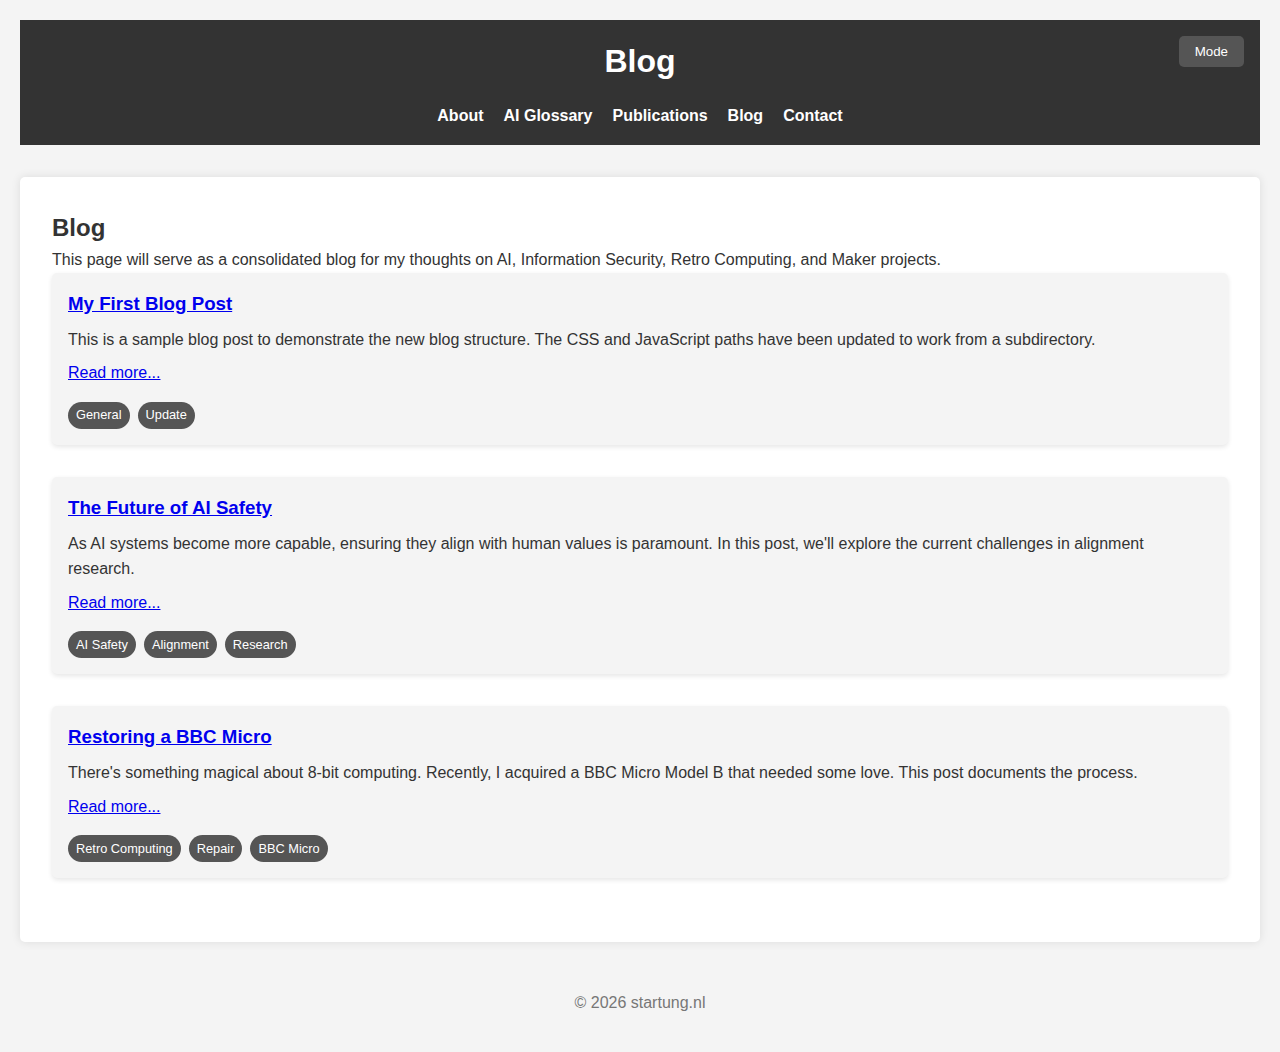
<file: blog.html>
<!DOCTYPE html>
<html lang="en">

<head>
    <meta charset="UTF-8">
    <meta name="viewport" content="width=device-width, initial-scale=1.0">
    <title>Blog - startung.nl</title>
    <link rel="stylesheet" href="css/style.css">
</head>

<body>
    <header>
        <h1>Blog</h1><button id="theme-toggle">Mode</button>
        <nav>
            <ul>
                <li><a href="index.html">About</a></li>
                <li><a href="ai_glossary.html">AI Glossary</a></li>
                <li><a href="publications.html">Publications</a></li>
                <li><a href="blog.html" class="active">Blog</a></li>
                <li><a href="contact.html">Contact</a></li>
            </ul>
        </nav>
    </header>

    <main>
        <h2>Blog</h2>
        <p>This page will serve as a consolidated blog for my thoughts on AI, Information Security, Retro Computing, and
            Maker projects.</p>
        <article>
            <h3><a href="blog/sample_post.html">My First Blog Post</a></h3>
            <p>This is a sample blog post to demonstrate the new blog structure. The CSS and JavaScript paths have been
                updated to work from a subdirectory.</p>
            <a href="blog/sample_post.html" class="read-more">Read more...</a>
            <div class="tags">
                <span class="tag">General</span>
                <span class="tag">Update</span>
            </div>
        </article>

        <article>
            <h3><a href="blog/post_2.html">The Future of AI Safety</a></h3>
            <p>As AI systems become more capable, ensuring they align with human values is paramount. In this post,
                we'll explore the current challenges in alignment research.</p>
            <a href="blog/post_2.html" class="read-more">Read more...</a>
            <div class="tags">
                <span class="tag">AI Safety</span>
                <span class="tag">Alignment</span>
                <span class="tag">Research</span>
            </div>
        </article>

        <article>
            <h3><a href="blog/post_3.html">Restoring a BBC Micro</a></h3>
            <p>There's something magical about 8-bit computing. Recently, I acquired a BBC Micro Model B that needed
                some love. This post documents the process.</p>
            <a href="blog/post_3.html" class="read-more">Read more...</a>
            <div class="tags">
                <span class="tag">Retro Computing</span>
                <span class="tag">Repair</span>
                <span class="tag">BBC Micro</span>
            </div>
        </article>
    </main>

    <footer>
        <p>&copy; 2026 startung.nl</p>
    </footer>

    <script src="js/script.js"></script>
</body>

</html>
</file>
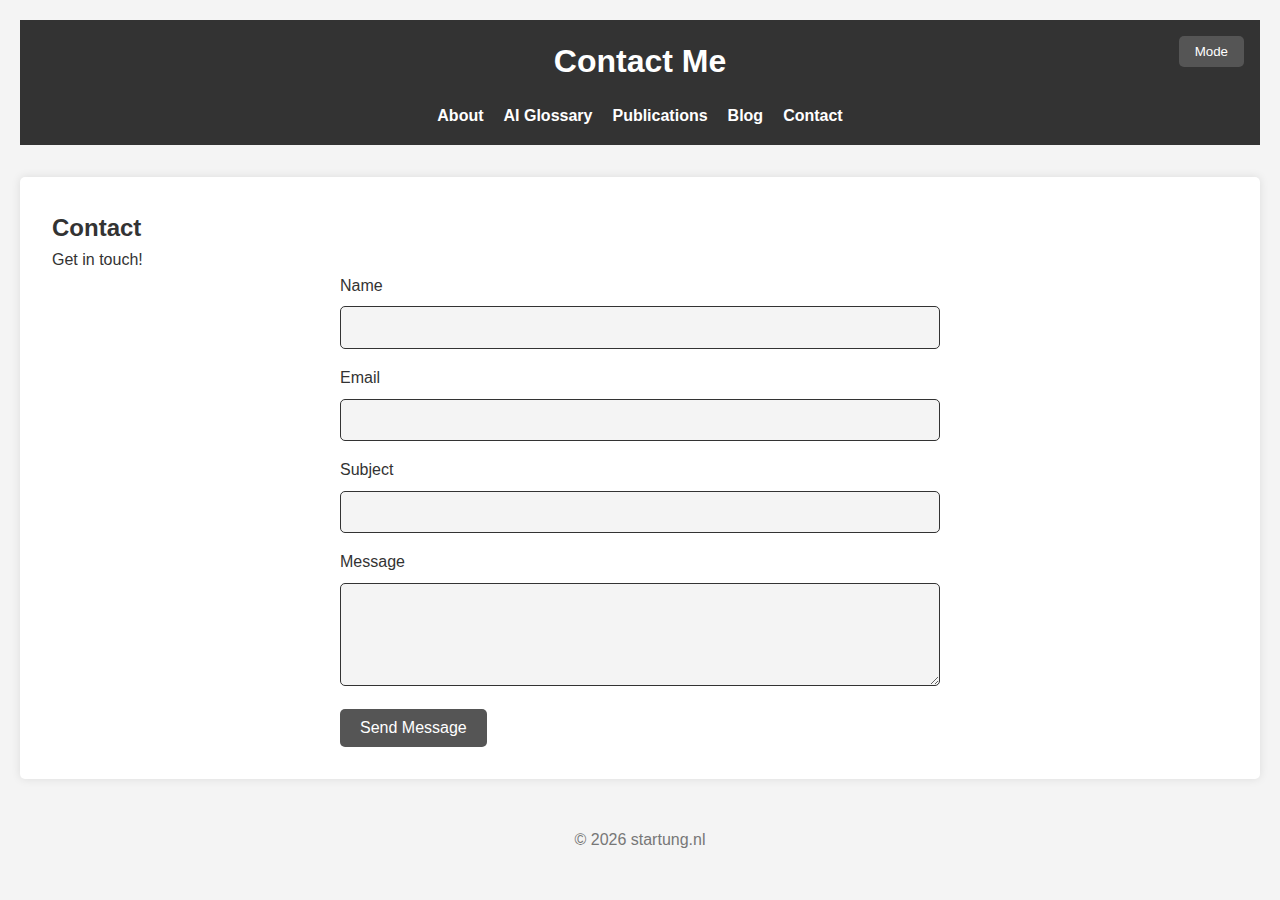
<file: contact.html>
<!DOCTYPE html>
<html lang="en">

<head>
    <meta charset="UTF-8">
    <meta name="viewport" content="width=device-width, initial-scale=1.0">
    <title>Contact - startung.nl</title>
    <link rel="stylesheet" href="css/style.css">
</head>

<body>
    <header>
        <h1>Contact Me</h1><button id="theme-toggle">Mode</button>
        <nav>
            <ul>
                <li><a href="index.html">About</a></li>
                <li><a href="ai_glossary.html">AI Glossary</a></li>
                <li><a href="publications.html">Publications</a></li>
                <li><a href="blog.html">Blog</a></li>
                <li><a href="contact.html" class="active">Contact</a></li>
            </ul>
        </nav>
    </header>

    <main>
        <h2>Contact</h2>
        <p>Get in touch!</p>
        <form action="https://formspree.io/f/maqdykka" method="POST" class="contact-form">
            <div class="form-group">
                <label for="name">Name</label>
                <input type="text" id="name" name="name" required>
            </div>
            <div class="form-group">
                <label for="email">Email</label>
                <input type="email" id="email" name="_replyto" required>
            </div>
            <div class="form-group">
                <label for="subject">Subject</label>
                <input type="text" id="subject" name="subject" required>
            </div>
            <div class="form-group">
                <label for="message">Message</label>
                <textarea id="message" name="message" rows="5" required></textarea>
            </div>
            <button type="submit">Send Message</button>
        </form>
    </main>

    <footer>
        <p>&copy; 2026 startung.nl</p>
    </footer>

    <script src="js/script.js"></script>
</body>

</html>
</file>
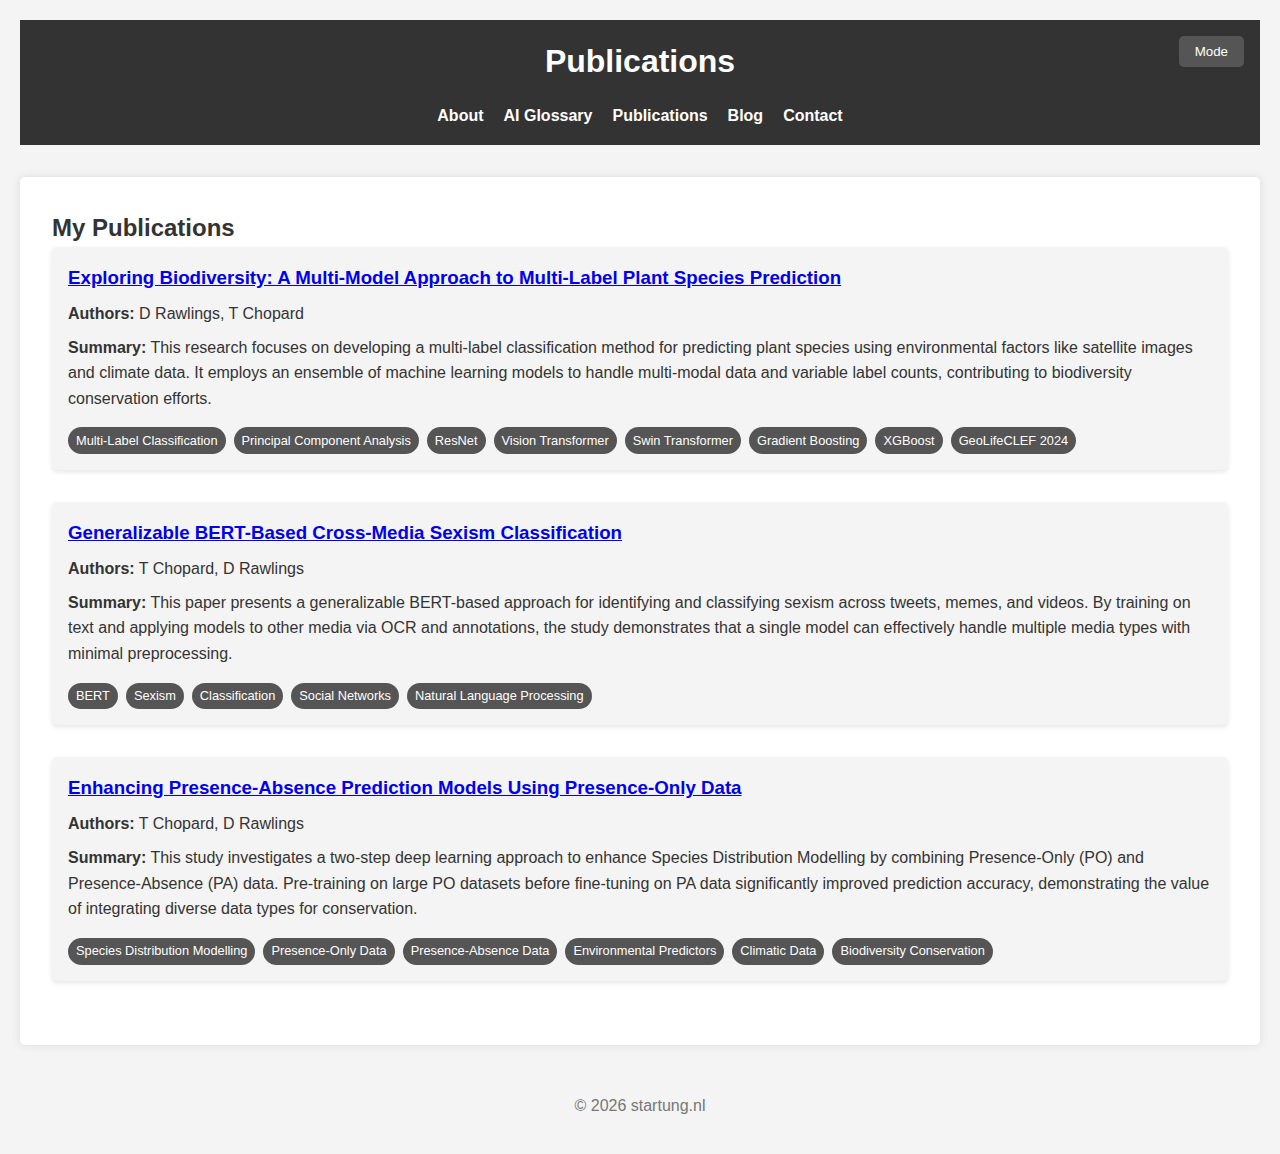
<file: publications.html>
<!DOCTYPE html>
<html lang="en">

<head>
    <meta charset="UTF-8">
    <meta name="viewport" content="width=device-width, initial-scale=1.0">
    <title>Publications - startung.nl</title>
    <link rel="stylesheet" href="css/style.css">
</head>

<body>
    <header>
        <h1>Publications</h1><button id="theme-toggle">Mode</button>
        <nav>
            <ul>
                <li><a href="index.html">About</a></li>
                <li><a href="ai_glossary.html">AI Glossary</a></li>
                <li><a href="publications.html" class="active">Publications</a></li>
                <li><a href="blog.html">Blog</a></li>
                <li><a href="contact.html">Contact</a></li>
            </ul>
        </nav>
    </header>

    <main>
        <h2>My Publications</h2>

        <article>
            <h3><a href="https://ceur-ws.org/Vol-3740/paper-204.pdf" target="_blank">Exploring Biodiversity: A
                    Multi-Model Approach to Multi-Label Plant Species Prediction</a></h3>
            <p><strong>Authors:</strong> D Rawlings, T Chopard</p>
            <p><strong>Summary:</strong> This research focuses on developing a multi-label classification method for
                predicting plant species using environmental factors like satellite images and climate data. It employs
                an ensemble of machine learning models to handle multi-modal data and variable label counts,
                contributing to biodiversity conservation efforts.</p>
            <div class="tags">
                <span class="tag">Multi-Label Classification</span>
                <span class="tag">Principal Component Analysis</span>
                <span class="tag">ResNet</span>
                <span class="tag">Vision Transformer</span>
                <span class="tag">Swin Transformer</span>
                <span class="tag">Gradient Boosting</span>
                <span class="tag">XGBoost</span>
                <span class="tag">GeoLifeCLEF 2024</span>
            </div>
        </article>

        <article>
            <h3><a href="https://ceur-ws.org/Vol-4038/" target="_blank">Generalizable BERT-Based Cross-Media Sexism
                    Classification</a></h3>
            <p><strong>Authors:</strong> T Chopard, D Rawlings</p>
            <p><strong>Summary:</strong> This paper presents a generalizable BERT-based approach for identifying and
                classifying sexism across tweets, memes, and videos. By training on text and applying models to other
                media via OCR and annotations, the study demonstrates that a single model can effectively handle
                multiple media types with minimal preprocessing.</p>
            <div class="tags">
                <span class="tag">BERT</span>
                <span class="tag">Sexism</span>
                <span class="tag">Classification</span>
                <span class="tag">Social Networks</span>
                <span class="tag">Natural Language Processing</span>
            </div>
        </article>

        <article>
            <h3><a href="https://ceur-ws.org/Vol-4038/" target="_blank">Enhancing Presence-Absence Prediction Models
                    Using Presence-Only Data</a></h3>
            <p><strong>Authors:</strong> T Chopard, D Rawlings</p>
            <p><strong>Summary:</strong> This study investigates a two-step deep learning approach to enhance Species
                Distribution Modelling by combining Presence-Only (PO) and Presence-Absence (PA) data. Pre-training on
                large PO datasets before fine-tuning on PA data significantly improved prediction accuracy,
                demonstrating the value of integrating diverse data types for conservation.</p>
            <div class="tags">
                <span class="tag">Species Distribution Modelling</span>
                <span class="tag">Presence-Only Data</span>
                <span class="tag">Presence-Absence Data</span>
                <span class="tag">Environmental Predictors</span>
                <span class="tag">Climatic Data</span>
                <span class="tag">Biodiversity Conservation</span>
            </div>
        </article>
    </main>

    <footer>
        <p>&copy; 2026 startung.nl</p>
    </footer>

    <script src="js/script.js"></script>
</body>

</html>
</file>
<file: chess5x6/css/styles.css>
/* 5x6 MinitChess - Dracula Theme */

:root {
    /* Dracula Colors */
    --bg: #282a36;
    --bg-light: #44475a;
    --bg-lighter: #6272a4;
    --fg: #f8f8f2;
    --comment: #6272a4;
    --cyan: #8be9fd;
    --green: #50fa7b;
    --orange: #ffb86c;
    --pink: #ff79c6;
    --purple: #bd93f9;
    --red: #ff5555;
    --yellow: #f1fa8c;
    
    /* Chess Board */
    --light-square: #44475a;
    --dark-square: #282a36;
    --highlight: rgba(189, 147, 249, 0.4);
    --selected: rgba(139, 233, 253, 0.5);
    --legal-move: rgba(80, 250, 123, 0.3);
    --last-move: rgba(255, 184, 108, 0.4);
    --capture: rgba(255, 85, 85, 0.4);
    --white-piece: #f8f8f2;
    --black-piece: #bd93f9;
    --board-border: #bd93f9;
    --panel-bg: #44475a;
    --text-color: #f8f8f2;
}

* {
    box-sizing: border-box;
    margin: 0;
    padding: 0;
}

body {
    font-family: 'Segoe UI', Tahoma, Geneva, Verdana, sans-serif;
    background: linear-gradient(135deg, var(--pink) 0%, var(--purple) 50%, var(--bg) 100%);
    min-height: 100vh;
    display: flex;
    justify-content: center;
    align-items: flex-start;
    padding: 20px;
    color: var(--text-color);
}

.game-container {
    background: var(--bg);
    border-radius: 12px;
    box-shadow: 0 20px 60px rgba(0, 0, 0, 0.5);
    padding: 30px;
    max-width: 900px;
    width: 100%;
    border: 1px solid var(--comment);
}

header {
    text-align: center;
    margin-bottom: 20px;
}

header h1 {
    font-size: 2.5rem;
    color: var(--purple);
    margin-bottom: 5px;
    text-shadow: 0 0 10px rgba(189, 147, 249, 0.3);
}

.subtitle {
    color: var(--comment);
    font-size: 0.95rem;
}

/* Game Layout */
.game-layout {
    display: flex;
    justify-content: center;
    align-items: flex-start;
    gap: 20px;
    margin-bottom: 20px;
}

.side-panel {
    width: 120px;
    flex-shrink: 0;
}

.captured-pieces {
    background: var(--panel-bg);
    border-radius: 8px;
    padding: 10px;
    text-align: center;
}

.captured-pieces h3 {
    font-size: 0.8rem;
    margin-bottom: 8px;
    color: var(--comment);
}

.pieces-list {
    min-height: 40px;
    display: flex;
    flex-wrap: wrap;
    justify-content: center;
    gap: 2px;
    font-size: 1.5rem;
}

/* Board Container */
.board-container {
    display: flex;
    flex-direction: column;
    align-items: center;
}

.board-coordinates {
    display: flex;
    color: var(--comment);
    font-size: 0.85rem;
    font-weight: bold;
}

.board-coordinates.files {
    margin-bottom: 5px;
}

.board-coordinates.files span {
    width: 60px;
    text-align: center;
}

.board-wrapper {
    display: flex;
    align-items: center;
}

.board-coordinates.ranks {
    flex-direction: column;
    margin-right: 5px;
}

.board-coordinates.ranks span {
    height: 60px;
    display: flex;
    align-items: center;
    justify-content: center;
}

/* Chess Board */
.board {
    display: grid;
    grid-template-columns: repeat(5, 60px);
    grid-template-rows: repeat(6, 60px);
    border: 4px solid var(--board-border);
    border-radius: 4px;
    overflow: hidden;
    box-shadow: 0 4px 20px rgba(0, 0, 0, 0.2);
}

.square {
    width: 60px;
    height: 60px;
    display: flex;
    justify-content: center;
    align-items: center;
    cursor: pointer;
    position: relative;
    transition: background-color 0.15s ease;
}

.square.light {
    background-color: var(--light-square);
}

.square.dark {
    background-color: var(--dark-square);
}

.square.selected {
    background-color: var(--selected) !important;
}

.square.last-move {
    background-color: var(--last-move) !important;
}

.square.legal-move::after {
    content: '';
    position: absolute;
    width: 16px;
    height: 16px;
    background-color: var(--legal-move);
    border-radius: 50%;
}

.square.legal-capture::after {
    content: '';
    position: absolute;
    width: 100%;
    height: 100%;
    border: 4px solid var(--capture);
    border-radius: 50%;
    box-sizing: border-box;
}

.square:hover {
    filter: brightness(1.1);
}

/* Pieces - SVG from Wikimedia Commons */
.piece {
    width: 50px;
    height: 50px;
    cursor: grab;
    user-select: none;
    background-size: contain;
    background-repeat: no-repeat;
    background-position: center;
    transition: transform 0.1s ease;
    filter: drop-shadow(0 2px 4px rgba(0, 0, 0, 0.5));
}

.piece:active {
    cursor: grabbing;
    transform: scale(1.1);
}

/* White pieces */
.piece.white.pawn {
    background-image: url('../assets/pieces/wP.svg');
}

.piece.white.rook {
    background-image: url('../assets/pieces/wR.svg');
}

.piece.white.knight {
    background-image: url('../assets/pieces/wN.svg');
}

.piece.white.bishop {
    background-image: url('../assets/pieces/wB.svg');
}

.piece.white.queen {
    background-image: url('../assets/pieces/wQ.svg');
}

.piece.white.king {
    background-image: url('../assets/pieces/wK.svg');
}

/* Black pieces */
.piece.black.pawn {
    background-image: url('../assets/pieces/bP.svg');
}

.piece.black.rook {
    background-image: url('../assets/pieces/bR.svg');
}

.piece.black.knight {
    background-image: url('../assets/pieces/bN.svg');
}

.piece.black.bishop {
    background-image: url('../assets/pieces/bB.svg');
}

.piece.black.queen {
    background-image: url('../assets/pieces/bQ.svg');
}

.piece.black.king {
    background-image: url('../assets/pieces/bK.svg');
}

/* Controls */
.controls {
    display: flex;
    flex-direction: column;
    align-items: center;
    gap: 15px;
    margin-bottom: 20px;
}

.status-bar {
    display: flex;
    gap: 30px;
    font-weight: bold;
    color: var(--fg);
}

.buttons {
    display: flex;
    gap: 10px;
    flex-wrap: wrap;
    justify-content: center;
}

.btn {
    padding: 10px 20px;
    border: none;
    border-radius: 6px;
    background: var(--purple);
    color: var(--bg);
    font-size: 0.95rem;
    font-weight: bold;
    cursor: pointer;
    transition: all 0.2s ease;
}

.btn:hover:not(:disabled) {
    background: var(--pink);
    transform: translateY(-2px);
    box-shadow: 0 4px 12px rgba(255, 121, 198, 0.4);
}

.btn:disabled {
    background: var(--comment);
    cursor: not-allowed;
    color: var(--bg);
}

.btn-primary {
    background: var(--green);
    color: var(--bg);
}

.btn-primary:hover {
    background: var(--cyan);
    box-shadow: 0 4px 12px rgba(139, 233, 253, 0.4);
}

/* Move History */
.move-history {
    background: var(--panel-bg);
    border-radius: 8px;
    padding: 15px;
}

.move-history h3 {
    font-size: 1rem;
    margin-bottom: 10px;
    color: var(--fg);
}

.move-list {
    max-height: 120px;
    overflow-y: auto;
    font-family: 'Courier New', monospace;
    font-size: 0.9rem;
    line-height: 1.6;
    display: flex;
    flex-wrap: wrap;
    gap: 5px;
}

.move-entry {
    background: var(--bg);
    color: var(--fg);
    padding: 2px 8px;
    border-radius: 4px;
    border: 1px solid var(--comment);
}

/* Modal */
.modal {
    position: fixed;
    top: 0;
    left: 0;
    width: 100%;
    height: 100%;
    background: rgba(0, 0, 0, 0.8);
    display: flex;
    justify-content: center;
    align-items: center;
    z-index: 1000;
}

.modal.hidden {
    display: none;
}

.modal-content {
    background: var(--bg-light);
    color: var(--fg);
    padding: 30px 40px;
    border-radius: 12px;
    text-align: center;
    box-shadow: 0 10px 40px rgba(0, 0, 0, 0.5);
    border: 1px solid var(--comment);
    animation: modalIn 0.3s ease;
}

@keyframes modalIn {
    from {
        opacity: 0;
        transform: scale(0.9);
    }
    to {
        opacity: 1;
        transform: scale(1);
    }
}

.modal-content h2 {
    margin-bottom: 10px;
    color: var(--purple);
}

.modal-content p {
    color: var(--comment);
    margin-bottom: 20px;
}

/* Promotion Options */
.promotion-options {
    display: flex;
    gap: 15px;
    justify-content: center;
}

.promotion-piece {
    font-size: 3rem;
    cursor: pointer;
    padding: 10px;
    border-radius: 8px;
    transition: all 0.2s ease;
    background: var(--panel-bg);
    border: 1px solid var(--comment);
}

.promotion-piece:hover {
    background: var(--bg-lighter);
    transform: scale(1.1);
}

/* Responsive Design */
@media (max-width: 768px) {
    .game-container {
        padding: 15px;
    }

    header h1 {
        font-size: 1.8rem;
    }

    .game-layout {
        flex-direction: column;
        align-items: center;
    }

    .side-panel {
        width: 100%;
        display: flex;
        justify-content: space-between;
        gap: 10px;
    }

    .captured-pieces {
        flex: 1;
    }

    .board {
        grid-template-columns: repeat(5, 50px);
        grid-template-rows: repeat(6, 50px);
    }

    .square {
        width: 50px;
        height: 50px;
    }

    .piece {
        width: 40px;
        height: 40px;
    }

    .board-coordinates.files span {
        width: 50px;
    }

    .board-coordinates.ranks span {
        height: 50px;
    }

    .pieces-list {
        font-size: 1.2rem;
    }
}

/* Color Selection Modal */
.color-options {
    display: flex;
    gap: 20px;
    justify-content: center;
    margin: 20px 0;
}

.btn-color {
    display: flex;
    flex-direction: column;
    align-items: center;
    padding: 20px 30px;
    background: var(--bg);
    border: 2px solid var(--comment);
    color: var(--fg);
    transition: all 0.2s ease;
}

.btn-color:hover {
    background: var(--bg-lighter);
    border-color: var(--purple);
    transform: translateY(-3px);
}

.color-piece {
    font-size: 3rem;
    margin-bottom: 10px;
}

.btn-secondary {
    background: var(--comment);
    color: var(--bg);
}

.btn-secondary:hover {
    background: var(--bg-lighter);
}

/* Rules Modal */
.rules-content {
    max-width: 500px;
    max-height: 80vh;
    overflow-y: auto;
}

.rules-section {
    text-align: left;
    margin: 20px 0;
}

.rules-section h3 {
    color: var(--cyan);
    margin: 15px 0 10px 0;
    font-size: 1.1rem;
    border-bottom: 1px solid var(--comment);
    padding-bottom: 5px;
}

.rules-section p {
    margin: 5px 0;
    color: var(--fg);
}

.rules-section ul {
    margin: 10px 0;
    padding-left: 20px;
}

.rules-section li {
    margin: 5px 0;
    color: var(--fg);
}

.rules-section strong {
    color: var(--pink);
}

.rules-position {
    background: var(--bg);
    color: var(--fg);
    padding: 10px;
    border-radius: 4px;
    font-family: 'Courier New', monospace;
    font-size: 0.9rem;
    margin: 10px 0;
    border: 1px solid var(--comment);
}

.rules-position pre {
    margin: 0;
    white-space: pre;
}

@media (max-width: 400px) {
    .board {
        grid-template-columns: repeat(5, 45px);
        grid-template-rows: repeat(6, 45px);
    }

    .square {
        width: 45px;
        height: 45px;
    }

    .piece {
        width: 35px;
        height: 35px;
    }

    .board-coordinates.files span {
        width: 45px;
    }

    .board-coordinates.ranks span {
        height: 45px;
    }
    
    .color-options {
        flex-direction: column;
        gap: 10px;
    }
    
    .btn-color {
        padding: 15px 20px;
    }
}
</file>
<file: dots/style.css>
*, *::before, *::after {
  box-sizing: border-box;
  margin: 0;
  padding: 0;
}

:root {
  --background: #282a36;
  --current-line: #44475a;
  --foreground: #f8f8f2;
  --comment: #6272a4;
  --cyan: #8be9fd;
  --green: #50fa7b;
  --orange: #ffb86c;
  --pink: #ff79c6;
  --purple: #bd93f9;
  --red: #ff5555;
  --yellow: #f1fa8c;
}

body {
  background: linear-gradient(135deg, var(--purple), var(--pink), var(--purple));
  background-size: 400% 400%;
  animation: gradient-shift 12s ease infinite;
  color: var(--foreground);
  font-family: system-ui, -apple-system, sans-serif;
  display: flex;
  justify-content: center;
  align-items: center;
  min-height: 100vh;
  padding: 2rem;
}

@keyframes gradient-shift {
  0% { background-position: 0% 50%; }
  50% { background-position: 100% 50%; }
  100% { background-position: 0% 50%; }
}

#container {
  background: var(--background);
  border-radius: 16px;
  padding: 1.5rem 2.5rem 2rem;
  box-shadow: 0 8px 32px rgba(0, 0, 0, 0.4), 0 0 0 1px rgba(248, 248, 242, 0.05);
  display: flex;
  flex-direction: column;
  align-items: center;
}

header {
  margin: 0.5rem 0 1rem;
}

header h1 {
  color: var(--purple);
  font-size: 2.5rem;
  letter-spacing: 0.05em;
}

main {
  display: flex;
  flex-direction: column;
  align-items: center;
}

#gameCanvas {
  border: 2px solid var(--comment);
  border-radius: 4px;
}

#status-bar {
  display: flex;
  justify-content: space-between;
  width: 600px;
  margin-top: 1rem;
  padding: 0.5rem 1rem;
  background: var(--current-line);
  border-radius: 4px;
  font-size: 1rem;
}

#turn-indicator {
  transition: color 0.3s;
}

#scores {
  transition: transform 0.15s;
}

#scores.pop {
  transform: scale(1.15);
}

#turn-indicator.game-over {
  font-size: 1.3rem;
  font-weight: bold;
  letter-spacing: 0.05em;
  animation: celebrate 0.6s ease-out forwards, glow-pulse 1.5s ease-in-out 0.6s infinite alternate;
}

@keyframes celebrate {
  0% { transform: scale(0.5); opacity: 0; }
  50% { transform: scale(1.2); }
  100% { transform: scale(1); opacity: 1; }
}

@keyframes glow-pulse {
  from { filter: brightness(1) drop-shadow(0 0 0px currentColor); }
  to { filter: brightness(1.2) drop-shadow(0 0 8px currentColor); }
}

footer {
  margin-top: 1.5rem;
  display: flex;
  flex-direction: column;
  align-items: center;
  gap: 0.75rem;
}

#mode-selector {
  display: flex;
  gap: 0.5rem;
}

.mode-btn {
  background: var(--current-line);
  color: var(--foreground);
  border: 2px solid transparent;
  padding: 0.4rem 1rem;
  font-size: 0.9rem;
  border-radius: 4px;
  cursor: pointer;
  transition: background 0.2s, border-color 0.2s;
}

.mode-btn:hover {
  background: var(--comment);
}

.mode-btn.active {
  border-color: var(--green);
  background: var(--comment);
}

#grid-size-selector {
  display: flex;
  align-items: center;
  gap: 0.5rem;
  font-size: 1rem;
}

.size-btn {
  background: var(--current-line);
  color: var(--foreground);
  border: 2px solid transparent;
  padding: 0.4rem 0.8rem;
  font-size: 0.9rem;
  border-radius: 4px;
  cursor: pointer;
  transition: background 0.2s, border-color 0.2s;
}

.size-btn:hover {
  background: var(--comment);
}

.size-btn.active {
  border-color: var(--purple);
  background: var(--comment);
}

#new-game {
  background: var(--comment);
  color: var(--foreground);
  border: none;
  padding: 0.6rem 1.5rem;
  font-size: 1rem;
  border-radius: 4px;
  cursor: pointer;
  transition: background 0.2s;
}

#new-game:hover {
  background: var(--purple);
}
</file>
<file: fiveinarow/css/style.css>
/* Dracula Color Scheme */
:root {
    --background: #282a36;
    --current-line: #44475a;
    --foreground: #f8f8f2;
    --comment: #6272a4;
    --cyan: #8be9fd;
    --green: #50fa7b;
    --orange: #ffb86c;
    --pink: #ff79c6;
    --purple: #bd93f9;
    --red: #ff5555;
    --yellow: #f1fa8c;
}

body {
    font-family: Arial, sans-serif;
    display: flex;
    flex-direction: column;
    align-items: center;
    justify-content: center;
    min-height: 100vh;
    margin: 0;
    background: linear-gradient(to bottom right, var(--purple), var(--pink)); /* Modern fade */
    color: var(--foreground);
}

#game-container {
    display: flex;
    flex-direction: column;
    align-items: center;
    padding: 20px;
    background-color: var(--current-line); /* Container background */
    border-radius: 10px;
    box-shadow: 0 0 20px rgba(0, 0, 0, 0.5);
    max-width: 90%; /* Adjust as needed */
    margin: 20px; /* Space from body edges */
}

h1 {
    color: var(--pink);
    margin-bottom: 20px;
}

#game-board {
    display: grid;
    border: 2px solid var(--foreground);
    background-color: var(--current-line);
    margin-bottom: 20px;
}

.cell {
    width: 50px;
    height: 50px;
    border: 1px solid var(--comment);
    display: flex;
    align-items: center;
    justify-content: center;
    cursor: pointer;
}

.piece {
    width: 40px;
    height: 40px;
    border-radius: 50%;
}

.player1 {
    background-color: var(--red);
}

.player2 {
    background-color: var(--yellow);
}

.piece.dropping {
    animation: drop-piece 0.3s ease-out forwards;
}

@keyframes drop-piece {
    from {
        transform: translateY(-100px);
        opacity: 0;
    }
    to {
        transform: translateY(0);
        opacity: 1;
    }
}

#game-info {
    font-size: 1.2em;
    margin-bottom: 20px;
}

#current-player.player1-turn {
    color: var(--red);
    font-weight: bold;
}

#current-player.player2-turn {
    color: var(--yellow);
    font-weight: bold;
}

#game-status {
    margin-top: 10px;
    font-size: 1.5em;
    font-weight: bold;
    color: var(--red); /* Red for win/tie messages */
}

button {
    padding: 10px 20px;
    font-size: 1em;
    background-color: var(--purple);
    color: var(--foreground);
    border: none;
    border-radius: 5px;
    cursor: pointer;
    transition: background-color 0.3s ease;
    margin: 5px; /* Add some margin for spacing */
}

button:hover {
    background-color: var(--pink);
}

.cell.droppable-column {
    background-color: rgba(189, 147, 249, 0.3); /* Purple with some transparency */
}

.piece.winning-piece {
    box-shadow: 0 0 15px 5px var(--cyan); /* A glowing effect */
    border: 2px solid var(--cyan);
    outline: 3px solid var(--foreground); /* White border */
    outline-offset: 2px; /* Space between border and piece */
}

/* Instructions Modal Styles */
.modal {
    display: none; /* Hidden by default */
    position: fixed; /* Stay in place */
    z-index: 1; /* Sit on top */
    left: 0;
    top: 0;
    width: 100%; /* Full width */
    height: 100%; /* Full height */
    overflow: auto; /* Enable scroll if needed */
    background-color: rgba(0,0,0,0.8); /* Black w/ opacity */
    justify-content: center;
    align-items: center;
}

.modal-content {
    background-color: var(--current-line);
    margin: auto;
    padding: 30px;
    border: 1px solid var(--comment);
    width: 80%;
    max-width: 600px;
    border-radius: 8px;
    position: relative;
    box-shadow: 0 5px 15px rgba(0,0,0,0.5);
    color: var(--foreground);
    text-align: left;
}

.modal-content h2 {
    color: var(--pink);
    margin-top: 0;
    border-bottom: 2px solid var(--purple);
    padding-bottom: 10px;
    margin-bottom: 20px;
}

.modal-content p, .modal-content li {
    line-height: 1.6;
    margin-bottom: 10px;
}

.modal-content ul {
    list-style-type: disc;
    margin-left: 20px;
    margin-bottom: 20px;
}

.close-button {
    color: var(--comment);
    float: right;
    font-size: 28px;
    font-weight: bold;
    cursor: pointer;
    position: absolute;
    top: 10px;
    right: 20px;
}

.close-button:hover,
.close-button:focus {
    color: var(--red);
    text-decoration: none;
    cursor: pointer;
}

#close-instructions {
    display: block;
    margin: 20px auto 0 auto;
    background-color: var(--green);
    color: var(--background);
    font-weight: bold;
}

#close-instructions:hover {
    background-color: var(--cyan);
}

/* Win Modal Styles */
#win-modal .modal-content {
    text-align: center;
    background-color: var(--background);
    border: 2px solid var(--purple);
}

#win-modal h2 {
    color: var(--green);
    border-bottom: 2px solid var(--green);
}

#win-modal #win-message {
    font-size: 1.8em;
    font-weight: bold;
    color: var(--yellow);
    margin: 20px 0;
    display: block; /* To center it properly */
}

#play-again-button {
    background-color: var(--green);
    color: var(--background);
    margin-top: 20px;
    padding: 12px 25px;
    font-size: 1.1em;
}

#play-again-button:hover {
    background-color: var(--cyan);
}

/* Game Options Styles */
#game-options {
    display: flex;
    flex-direction: column;
    gap: 15px;
    margin-bottom: 20px;
    padding: 15px;
    border: 1px solid var(--comment);
    border-radius: 8px;
    background-color: var(--current-line);
}

.option-group {
    display: flex;
    align-items: center;
    gap: 10px;
    color: var(--foreground);
    font-size: 1.1em;
}

.option-group label {
    cursor: pointer;
}

.option-group input[type="radio"] {
    appearance: none;
    background-color: var(--background);
    margin: 0;
    font: inherit;
    color: var(--purple);
    width: 1.15em;
    height: 1.15em;
    border: 0.15em solid var(--purple);
    border-radius: 50%;
    transform: translateY(-0.075em);
    display: grid;
    place-content: center;
    cursor: pointer;
}

.option-group input[type="radio"]::before {
    content: "";
    width: 0.65em;
    height: 0.65em;
    border-radius: 50%;
    transform: scale(0);
    transition: transform 120ms ease-in-out;
    box-shadow: inset 1em 1em var(--purple);
    background-color: CanvasText; /* For older browsers */
}

.option-group input[type="radio"]:checked::before {
    transform: scale(1);
}

.option-group input[type="radio"]:focus-visible {
    outline: 0.15em solid var(--cyan);
    outline-offset: 0.15em;
}

.option-group input[type="radio"]:hover {
    border-color: var(--pink);
}
</file>
<file: lamas/css/styles.css>
/* colors */
/* tab setting */
/* breakpoints */
/* selectors relative to radio inputs */
html {
    width: 100%;
    height: 100%;
}

body {
    background: #efefef;
    color: #333;
    height: 100%;
}

body h1 {
    text-align: center;
    color: #428BFF;
    font-weight: 300;
    padding: 40px 0 20px 0;
    margin: 0;
}

.tabs {
    left: 50%;
    transform: translateX(-50%);
    position: relative;
    background: white;
    padding: 50px;
    padding-bottom: 80px;
    width: 70%;
    height: 250px;
    box-shadow: 0 14px 28px rgba(0, 0, 0, 0.25), 0 10px 10px rgba(0, 0, 0, 0.22);
    border-radius: 5px;
    min-width: 240px;
}

.tabs input[name=tab-control] {
    display: none;
}

.tabs .content section h2,
.tabs ul li label {
    font-weight: bold;
    font-size: 18px;
    color: #428BFF;
}

.tabs ul {
    list-style-type: none;
    padding-left: 0;
    display: flex;
    flex-direction: row;
    margin-bottom: 10px;
    justify-content: space-between;
    align-items: flex-end;
    flex-wrap: wrap;
}

.tabs ul li {
    box-sizing: border-box;
    flex: 1;
    width: 25%;
    padding: 0 10px;
    text-align: center;
}

.tabs ul li label {
    transition: all 0.3s ease-in-out;
    color: #929daf;
    padding: 5px auto;
    overflow: hidden;
    text-overflow: ellipsis;
    display: block;
    cursor: pointer;
    transition: all 0.2s ease-in-out;
    white-space: nowrap;
    -webkit-touch-callout: none;
    -webkit-user-select: none;
    -moz-user-select: none;
    -ms-user-select: none;
    user-select: none;
}

.tabs ul li label:hover,
.tabs ul li label:focus,
.tabs ul li label:active {
    outline: 0;
    color: #bec5cf;
}

.tabs .slider {
    position: relative;
    width: 16.6%;
    transition: all 0.33s cubic-bezier(0.38, 0.8, 0.32, 1.07);
}

.tabs .slider .indicator {
    position: relative;
    width: 50px;
    max-width: 100%;
    margin: 0 auto;
    height: 4px;
    background: #428BFF;
    border-radius: 1px;
}

.tabs .content {
    margin-top: 30px;
}

.tabs .content section {
    display: none;
    -webkit-animation-name: content;
    animation-name: content;
    -webkit-animation-direction: normal;
    animation-direction: normal;
    -webkit-animation-duration: 0.3s;
    animation-duration: 0.3s;
    -webkit-animation-timing-function: ease-in-out;
    animation-timing-function: ease-in-out;
    -webkit-animation-iteration-count: 1;
    animation-iteration-count: 1;
    line-height: 1.4;
}

.tabs .content section h2 {
    color: #428BFF;
    display: none;
}

.tabs .content section h2::after {
    content: "";
    position: relative;
    display: block;
    width: 30px;
    height: 3px;
    background: #428BFF;
    margin-top: 5px;
    left: 1px;
}

.tabs input[name=tab-control]:nth-of-type(1):checked~ul>li:nth-child(1)>label {
    cursor: default;
    color: #428BFF;
}

@media (max-width: 600px) {
    .tabs input[name=tab-control]:nth-of-type(1):checked~ul>li:nth-child(1)>label {
        background: rgba(0, 0, 0, 0.08);
    }
}

.tabs input[name=tab-control]:nth-of-type(1):checked~.slider {
    transform: translateX(0%);
}

.tabs input[name=tab-control]:nth-of-type(1):checked~.content>section:nth-child(1) {
    display: block;
}

.tabs input[name=tab-control]:nth-of-type(2):checked~ul>li:nth-child(2)>label {
    cursor: default;
    color: #428BFF;
}

@media (max-width: 600px) {
    .tabs input[name=tab-control]:nth-of-type(2):checked~ul>li:nth-child(2)>label {
        background: rgba(0, 0, 0, 0.08);
    }
}

.tabs input[name=tab-control]:nth-of-type(2):checked~.slider {
    transform: translateX(100%);
}

.tabs input[name=tab-control]:nth-of-type(2):checked~.content>section:nth-child(2) {
    display: block;
}

.tabs input[name=tab-control]:nth-of-type(3):checked~ul>li:nth-child(3)>label {
    cursor: default;
    color: #428BFF;
}

@media (max-width: 600px) {
    .tabs input[name=tab-control]:nth-of-type(3):checked~ul>li:nth-child(3)>label {
        background: rgba(0, 0, 0, 0.08);
    }
}

.tabs input[name=tab-control]:nth-of-type(3):checked~.slider {
    transform: translateX(200%);
}

.tabs input[name=tab-control]:nth-of-type(3):checked~.content>section:nth-child(3) {
    display: block;
}

.tabs input[name=tab-control]:nth-of-type(4):checked~ul>li:nth-child(4)>label {
    cursor: default;
    color: #428BFF;
}

@media (max-width: 600px) {
    .tabs input[name=tab-control]:nth-of-type(4):checked~ul>li:nth-child(4)>label {
        background: rgba(0, 0, 0, 0.08);
    }
}

.tabs input[name=tab-control]:nth-of-type(4):checked~.slider {
    transform: translateX(300%);
}

.tabs input[name=tab-control]:nth-of-type(4):checked~.content>section:nth-child(4) {
    display: block;
}

.tabs input[name=tab-control]:nth-of-type(5):checked~ul>li:nth-child(5)>label {
    cursor: default;
    color: #428BFF;
}

@media (max-width: 600px) {
    .tabs input[name=tab-control]:nth-of-type(5):checked~ul>li:nth-child(5)>label {
        background: rgba(0, 0, 0, 0.08);
    }
}

.tabs input[name=tab-control]:nth-of-type(5):checked~.slider {
    transform: translateX(400%);
}

.tabs input[name=tab-control]:nth-of-type(5):checked~.content>section:nth-child(5) {
    display: block;
}


.tabs input[name=tab-control]:nth-of-type(6):checked~ul>li:nth-child(6)>label {
    cursor: default;
    color: #428BFF;
}

@media (max-width: 600px) {
    .tabs input[name=tab-control]:nth-of-type(6):checked~ul>li:nth-child(5)>label {
        background: rgba(0, 0, 0, 0.08);
    }
}

.tabs input[name=tab-control]:nth-of-type(6):checked~.slider {
    transform: translateX(500%);
}

.tabs input[name=tab-control]:nth-of-type(6):checked~.content>section:nth-child(6) {
    display: block;
}

@-webkit-keyframes content {
    from {
        opacity: 0;
        transform: translateY(5%);
    }

    to {
        opacity: 1;
        transform: translateY(0%);
    }
}

@keyframes content {
    from {
        opacity: 0;
        transform: translateY(5%);
    }

    to {
        opacity: 1;
        transform: translateY(0%);
    }
}

@media (max-width: 1000px) {
    .tabs ul li label {
        white-space: initial;
    }

    .tabs ul li label br {
        display: initial;
    }

    .tabs ul li label svg {
        height: 1.5em;
    }
}

@media (max-width: 600px) {
    .tabs ul li label {
        padding: 5px;
        border-radius: 5px;
    }

    .tabs ul li label span {
        display: none;
    }

    .tabs .slider {
        display: none;
    }

    .tabs .content {
        margin-top: 20px;
    }

    .tabs .content section h2 {
        display: block;
    }
}
</file>
<file: lasca/styles.css>
:root {
    /* Dracula Color Scheme */
    --bg-color: #282a36;
    --current-line: #44475a;
    --selection: #44475a;
    --foreground: #f8f8f2;
    --comment: #6272a4;
    --cyan: #8be9fd;
    --green: #50fa7b;
    --orange: #ffb86c;
    --pink: #ff79c6;
    --purple: #bd93f9;
    --red: #ff5555;
    --yellow: #f1fa8c;
}

* {
    margin: 0;
    padding: 0;
    box-sizing: border-box;
}

body {
    font-family: 'JetBrains Mono', monospace;
    background-color: var(--bg-color);
    color: var(--foreground);
    line-height: 1.6;
    min-height: 100vh;
    display: flex;
    justify-content: center;
    align-items: center;
    padding: 20px;
}

.game-container {
    max-width: 1400px;
    width: 100%;
    text-align: center;
    padding: 0 20px;
}

header {
    margin-bottom: 2rem;
}

h1 {
    font-size: 3rem;
    color: var(--purple);
    text-shadow: 0 0 10px rgba(189, 147, 249, 0.3);
    margin-bottom: 0.5rem;
}

.subtitle {
    color: var(--comment);
    font-size: 1.2rem;
}

.game-info {
    display: flex;
    justify-content: space-between;
    align-items: center;
    margin-bottom: 1rem;
    padding: 0 1rem;
}

.player-info {
    display: flex;
    align-items: center;
    gap: 1rem;
}

.player-indicator {
    width: 20px;
    height: 20px;
    border-radius: 50%;
    border: 2px solid var(--current-line);
}

.player-1 {
    background-color: var(--green);
}

.player-2 {
    background-color: var(--pink);
}

.player-name {
    font-weight: bold;
}

.piece-count {
    background-color: var(--current-line);
    padding: 0.3rem 0.8rem;
    border-radius: 20px;
    font-size: 0.9rem;
}

.game-status {
    background-color: var(--current-line);
    padding: 0.5rem 1.5rem;
    border-radius: 25px;
    font-weight: bold;
    color: var(--yellow);
}

.game-layout {
    display: flex;
    justify-content: space-between;
    align-items: flex-start;
    gap: 2rem;
    margin-bottom: 2rem;
    flex-wrap: wrap;
    width: 100%;
}

.board-container {
    width: 600px;
    aspect-ratio: 1/1;
    position: relative;
    flex: 0 0 600px; /* Fixed width for board */
}

.move-history {
    width: 250px;
    background-color: var(--current-line);
    border-radius: 8px;
    padding: 1rem;
    border: 2px solid var(--comment);
    box-shadow: 0 2px 8px rgba(0, 0, 0, 0.2);
    color: var(--bg-color); /* Ensure dark text color */
}

.move-history h3 {
    color: var(--bg-color); /* Dark text for readability */
    font-size: 1.2rem;
    margin-bottom: 1rem;
    padding-bottom: 0.5rem;
    border-bottom: 1px solid var(--comment);
    text-align: center;
}

.history-content {
    max-height: 500px;
    overflow-y: auto;
    padding-right: 0.5rem;
}

.history-content::-webkit-scrollbar {
    width: 6px;
}

.history-content::-webkit-scrollbar-track {
    background: var(--bg-color);
    border-radius: 3px;
}

.history-content::-webkit-scrollbar-thumb {
    background: var(--comment);
    border-radius: 3px;
}

.history-content::-webkit-scrollbar-thumb:hover {
    background: var(--purple);
}

.move-entry {
    padding: 0.5rem 0;
    border-bottom: 1px solid rgba(98, 114, 164, 0.3);
    font-size: 0.9rem;
    color: var(--bg-color); /* Dark text for readability */
    position: relative;
    padding-left: 1.5rem;
}

.move-entry:last-child {
    border-bottom: none;
}

.move-entry.player-1::before {
    content: '';
    position: absolute;
    left: 0;
    top: 50%;
    transform: translateY(-50%);
    width: 8px;
    height: 8px;
    background-color: var(--green);
    border-radius: 50%;
}

.move-entry.player-2::before {
    content: '';
    position: absolute;
    left: 0;
    top: 50%;
    transform: translateY(-50%);
    width: 8px;
    height: 8px;
    background-color: var(--pink);
    border-radius: 50%;
}

.player-1-history {
    border-top: 4px solid var(--green);
}

.player-2-history {
    border-top: 4px solid var(--pink);
}

.coordinate-labels {
    position: absolute;
    pointer-events: none;
    user-select: none;
    font-family: 'JetBrains Mono', monospace;
}

.row-labels {
    position: absolute;
    left: -30px;
    top: 0;
    display: flex;
    flex-direction: column;
    justify-content: space-between;
    height: 100%;
}

.row-label {
    color: var(--comment);
    font-weight: normal;
    font-size: 1rem;
    text-shadow: 0 0 2px rgba(0, 0, 0, 0.3);
    display: flex;
    align-items: center;
    justify-content: center;
    height: calc(100% / 7);
}

.col-labels {
    position: absolute;
    bottom: -30px;
    left: 0;
    display: flex;
    justify-content: space-between;
    width: 100%;
}

.col-label {
    color: var(--comment);
    font-weight: normal;
    font-size: 1rem;
    text-shadow: 0 0 2px rgba(0, 0, 0, 0.3);
    display: flex;
    align-items: center;
    justify-content: center;
    width: calc(100% / 7);
}

.board {
    display: grid;
    grid-template-columns: repeat(7, 1fr);
    grid-template-rows: repeat(7, 1fr);
    gap: 2px;
    width: 100%;
    height: 100%;
    border: 4px solid var(--current-line);
    border-radius: 8px;
    background-color: var(--current-line);
    padding: 2px;
}

.cell {
    display: flex;
    justify-content: center;
    align-items: center;
    position: relative;
    cursor: pointer;
    transition: all 0.2s ease;
}

.cell.light {
    background-color: var(--current-line);
}

.cell.dark {
    background-color: var(--bg-color);
}

.cell.highlight {
    box-shadow: 0 0 0 3px var(--yellow) inset;
}

.cell.possible-move {
    box-shadow: 0 0 0 3px var(--cyan) inset;
}

.cell.possible-capture {
    box-shadow: 0 0 0 3px var(--red) inset;
}

.piece {
    width: 60%;
    height: 60%;
    border-radius: 50%;
    position: relative;
    transition: all 0.3s ease;
    box-shadow: 0 2px 4px rgba(0, 0, 0, 0.3);
    margin: 0 auto; /* Center horizontally */
}

.piece.player-1 {
    background-color: var(--green);
    border: 2px solid var(--green);
}

.piece.player-2 {
    background-color: var(--pink);
    border: 2px solid var(--pink);
}

.piece.king {
    position: relative;
}

.piece.king::after {
    content: "★";
    position: absolute;
    top: 50%;
    left: 50%;
    transform: translate(-50%, -50%);
    color: #333333; /* Dark gray for better contrast */
    font-size: 200%; /* Extra large size */
    text-shadow: 0 0 2px rgba(0, 0, 0, 0.8); /* Subtle shadow */
    font-weight: bold;
}

.column-container {
    position: absolute;
    top: 50%;
    left: 50%;
    transform: translate(-50%, -50%);
    width: 80%;
    height: 80%;
}

/* Stack pieces with proper positioning */
.column-container .piece {
    position: absolute;
    left: 0;
    right: 0;
    margin: 0 auto;
}

.column-height {
    position: absolute;
    bottom: -10px;
    right: -10px;
    background-color: var(--current-line);
    color: var(--foreground);
    width: 20px;
    height: 20px;
    border-radius: 50%;
    display: flex;
    justify-content: center;
    align-items: center;
    font-size: 14px;
    font-weight: bold;
    border: 2px solid var(--bg-color);
    box-shadow: 0 1px 2px rgba(0, 0, 0, 0.3);
    z-index: 10;
}

/* Debug visuals */
.debug-coord {
    position: absolute;
    top: 2px;
    left: 2px;
    font-size: 10px;
    background-color: rgba(0, 0, 0, 0.7);
    color: white;
    padding: 2px 4px;
    border-radius: 3px;
    z-index: 100;
    font-family: 'JetBrains Mono', monospace;
    pointer-events: none;
    user-select: none;
}

.debug-info {
    position: fixed;
    bottom: 10px;
    left: 10px;
    background-color: rgba(0, 0, 0, 0.8);
    color: white;
    padding: 10px;
    border-radius: 5px;
    font-size: 12px;
    font-family: 'JetBrains Mono', monospace;
    max-width: 300px;
    z-index: 1000;
}

.debug-info h3 {
    color: var(--cyan);
    margin-top: 0;
    border-bottom: 1px solid var(--comment);
    padding-bottom: 5px;
}

.debug-move-info {
    margin-top: 5px;
    padding: 5px;
    background-color: rgba(255, 255, 255, 0.1);
    border-radius: 3px;
}

.piece.selected {
    transform: scale(1.1);
    box-shadow: 0 0 15px var(--yellow);
}

.controls {
    display: flex;
    justify-content: center;
    gap: 1rem;
    margin-top: 2rem;
}

.ai-controls {
    display: flex;
    justify-content: center;
    align-items: center;
    gap: 1rem;
    margin-top: 1rem;
    flex-wrap: wrap;
}

.ai-option {
    display: flex;
    align-items: center;
    gap: 0.5rem;
}

.ai-controls label {
    color: var(--foreground);
    font-weight: bold;
}

.ai-controls select {
    padding: 0.5rem;
    border-radius: 6px;
    background-color: var(--current-line);
    color: var(--foreground);
    border: 1px solid var(--comment);
}

.btn {
    background-color: var(--current-line);
    color: var(--foreground);
    border: none;
    padding: 0.8rem 1.5rem;
    font-family: 'JetBrains Mono', monospace;
    font-size: 1rem;
    border-radius: 6px;
    cursor: pointer;
    transition: all 0.2s ease;
    box-shadow: 0 2px 4px rgba(0, 0, 0, 0.2);
}

.btn:hover {
    background-color: var(--selection);
    transform: translateY(-2px);
    box-shadow: 0 4px 8px rgba(0, 0, 0, 0.3);
}

.btn:active {
    transform: translateY(0);
}

.btn:first-child {
    background-color: var(--purple);
}

.btn:first-child:hover {
    background-color: #9a79e8;
}

/* Modal Styles */
.modal {
    display: none;
    position: fixed;
    z-index: 1000;
    left: 0;
    top: 0;
    width: 100%;
    height: 100%;
    background-color: rgba(0, 0, 0, 0.7);
    backdrop-filter: blur(5px);
}

.modal-content {
    background-color: var(--current-line);
    margin: 10% auto;
    padding: 2rem;
    border: 1px solid var(--comment);
    width: 80%;
    max-width: 600px;
    border-radius: 10px;
    box-shadow: 0 5px 15px rgba(0, 0, 0, 0.5);
    position: relative;
}

.close-btn {
    position: absolute;
    right: 1rem;
    top: 1rem;
    font-size: 1.5rem;
    font-weight: bold;
    cursor: pointer;
    color: var(--comment);
    transition: color 0.2s ease;
}

.close-btn:hover {
    color: var(--red);
}

.modal h2 {
    color: var(--purple);
    margin-bottom: 1.5rem;
    text-align: center;
}

.rules-content {
    text-align: left;
}

.rules-content h3 {
    color: var(--cyan);
    margin: 1.2rem 0 0.8rem 0;
    font-size: 1.3rem;
}

.rules-content p,
.rules-content li {
    margin-bottom: 0.8rem;
    line-height: 1.7;
}

.rules-content ul {
    padding-left: 1.5rem;
    margin-bottom: 1rem;
}

/* Responsive Design */
@media (max-width: 768px) {
    h1 {
        font-size: 2.5rem;
    }
    
    .game-info {
        flex-direction: column;
        gap: 1rem;
    }
    
    .game-layout {
        flex-direction: column;
    }
    
    .move-history {
        width: 100%;
        margin-bottom: 1rem;
    }
    
    .board-container {
        width: 100%;
    }
    
    .modal-content {
        width: 90%;
        margin: 20% auto;
    }
}

@media (max-width: 480px) {
    h1 {
        font-size: 2rem;
    }
    
    .board-container {
        max-width: 90vw;
    }
    
    .controls {
        flex-direction: column;
        gap: 0.5rem;
    }
    
    .move-history {
        padding: 0.5rem;
    }
    
    .move-history h3 {
        font-size: 1rem;
    }
}
</file>
<file: p/light-dark-mode-toggle/style.css>
* {
    margin: 0;
    padding: 0;
    box-sizing: border-box;
}

body {
    display: flex;
    align-items: center;
    justify-content: center;
    height: 100vh;
    transition: background-color 0.5s;
}

.mode-toggle {
    position: absolute;
    left: -9999px;

}

.container {
    position: relative;
    width: 230px;
    height: 90px;
    display: flex;
    align-items: center;
    padding-top: 4px;
    padding-inline: 8px;
}

.background {
    position: absolute;
    width: 100%;
    height: 100%;
    background-size: cover;
    transition: opacity 0.5s ease;
}

.light {
    background-image: url('assets/light.png');
    opacity: 1;
}

.dark {
    background-image: url('assets/dark.png');
    opacity: 0;
}

.ball {
    height: 75px;
    width: 75px;
    background-size: cover;
    background-image: url("assets/sun.png");
    border-radius: 50%;
    position: relative;
    margin-top: 12px;
    margin-left: 12px;
    cursor: pointer;
    transition: transform 0.5s ease-in;
    z-index: 10;
}

.mode-toggle:checked ~ .container .light {
    opacity: 0;
}

.mode-toggle:checked ~ .container .dark {
    opacity: 1;
}

.mode-toggle:checked ~ .container .ball {
    transform: translateX(125px);
    background-image: url("assets/moon.png");
}
</file>
<file: css/style.css>
/* Basic reset for startung.nl */
:root {
    --bg-color: #f4f4f4;
    --text-color: #333;
    --header-bg: #333;
    --header-text: #fff;
    --link-color: #fff;
    --main-bg: #fff;
    --shadow-color: rgba(0, 0, 0, 0.1);
    --footer-text: #777;
    --button-bg: #555;
    --button-text: #fff;
}

[data-theme="dark"] {
    --bg-color: #121212;
    --text-color: #e0e0e0;
    --header-bg: #1e1e1e;
    --header-text: #e0e0e0;
    --link-color: #bb86fc;
    --main-bg: #1e1e1e;
    --shadow-color: rgba(255, 255, 255, 0.1);
    --footer-text: #b0b0b0;
    --button-bg: #333;
    --button-text: #e0e0e0;
}

* {
    box-sizing: border-box;
    margin: 0;
    padding: 0;
}

body {
    font-family: sans-serif;
    line-height: 1.6;
    padding: 20px;
    background-color: var(--bg-color);
    color: var(--text-color);
    transition: background-color 0.3s, color 0.3s;
}

header {
    background: var(--header-bg);
    color: var(--header-text);
    padding: 1rem;
    text-align: center;
    position: relative;
}

header button#theme-toggle {
    position: absolute;
    top: 1rem;
    right: 1rem;
    background: var(--button-bg);
    color: var(--button-text);
    border: none;
    padding: 0.5rem 1rem;
    cursor: pointer;
    border-radius: 5px;
}

header nav ul {
    list-style: none;
    padding: 0;
    margin-top: 1rem;
    display: flex;
    justify-content: center;
    flex-wrap: wrap;
}

header nav ul li {
    margin: 0 10px;
}

header nav ul li a {
    color: var(--link-color);
    text-decoration: none;
    font-weight: bold;
}

header nav ul li a:hover {
    text-decoration: underline;
}

main {
    padding: 2rem;
    background: var(--main-bg);
    margin-top: 2rem;
    border-radius: 5px;
    box-shadow: 0 0 10px var(--shadow-color);
    transition: background-color 0.3s;
}

footer {
    text-align: center;
    margin-top: 2rem;
    padding: 1rem;
    color: var(--footer-text);
}

article {
    margin-bottom: 2rem;
    padding: 1rem;
    background: var(--bg-color);
    border-radius: 5px;
    box-shadow: 0 2px 5px var(--shadow-color);
}

article h3 {
    margin-bottom: 0.5rem;
}

article p {
    margin-bottom: 0.5rem;
}

.tags {
    margin-top: 1rem;
    display: flex;
    flex-wrap: wrap;
    gap: 0.5rem;
}

.tag {
    background: var(--button-bg);
    color: var(--button-text);
    padding: 0.2rem 0.5rem;
    border-radius: 15px;
    font-size: 0.8rem;
    white-space: nowrap;
}

/* Contact Form */
.contact-form {
    max-width: 600px;
    margin: 0 auto;
    text-align: left;
}

.form-group {
    margin-bottom: 1rem;
}

.form-group label {
    display: block;
    margin-bottom: 0.5rem;
}

.form-group input,
.form-group textarea {
    width: 100%;
    padding: 0.8rem;
    border: 1px solid var(--text-color);
    border-radius: 5px;
    background: var(--bg-color);
    color: var(--text-color);
    font-family: inherit;
}

.contact-form button {
    background: var(--button-bg);
    color: var(--button-text);
    border: none;
    padding: 10px 20px;
    cursor: pointer;
    border-radius: 5px;
    font-size: 1rem;
    transition: opacity 0.3s;
}

/* Table Styles */
.table-container {
    overflow-x: auto;
    margin-top: 1rem;
}

table {
    width: 100%;
    border-collapse: collapse;
    margin-bottom: 1rem;
    background: var(--bg-color);
    color: var(--text-color);
}

th,
td {
    padding: 0.8rem;
    text-align: left;
    border-bottom: 1px solid var(--text-color);
}

th {
    background-color: var(--button-bg);
    color: var(--button-text);
}

tr:hover {
    background-color: rgba(0, 0, 0, 0.05);
}

[data-theme="dark"] tr:hover {
    background-color: rgba(255, 255, 255, 0.05);
}
</file>
